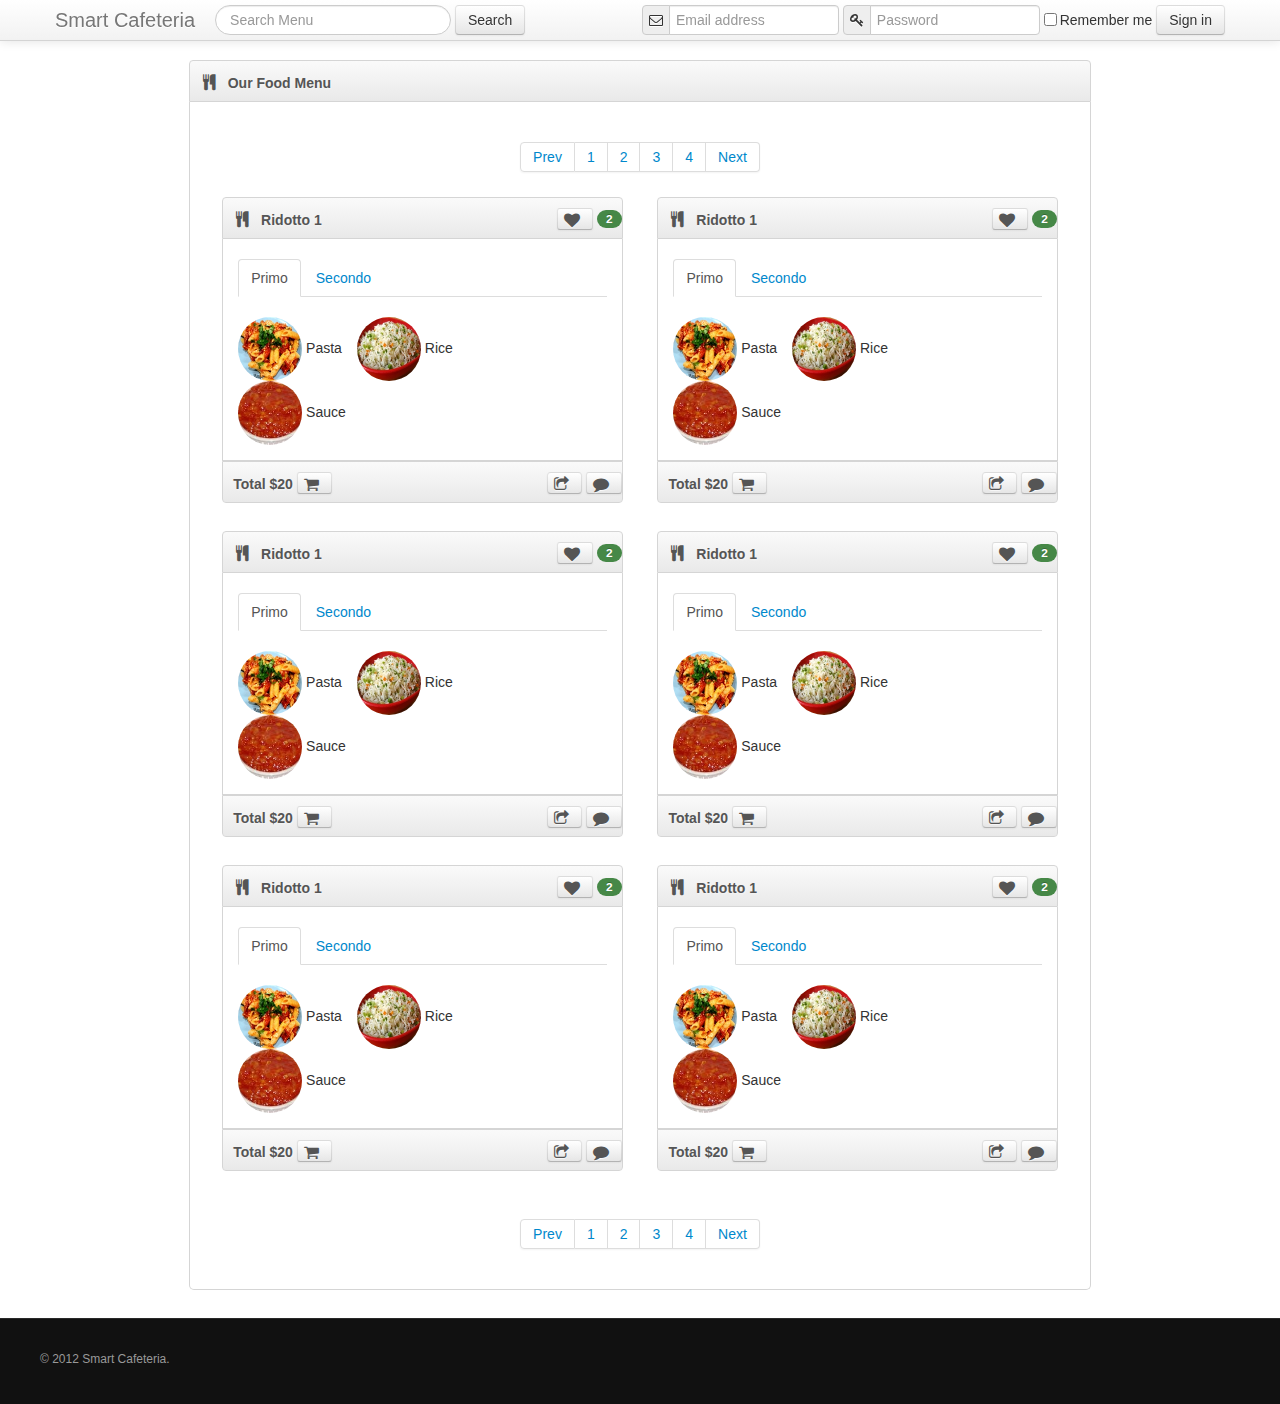
<file: index.html>
<!DOCTYPE html>
<html lang="en">
  <head>
    <meta charset="utf-8">
    <meta http-equiv="X-UA-Compatible" content="IE=Edge,chrome=1">
    <meta name="viewport" content="width=device-width, initial-scale=1.0">
    <title>Smart Cafeteria</title>

    <!-- Le HTML5 shim, for IE6-8 support of HTML elements -->
    <!--[if lt IE 9]>
      <script src="http://html5shim.googlecode.com/svn/trunk/html5.js" type="text/javascript"></script>
    <![endif]-->

    <link href="assets/css/grid.css" rel="stylesheet">
    <link href="assets/css/bootstrap.css" rel="stylesheet">
    <link href="assets/css/bootstrap-responsive.css" rel="stylesheet">
    <link href="assets/css/base-admin.css" rel="stylesheet">
    <link href="assets/css/base-admin-responsive.css" rel="stylesheet">
    <link href="assets/css/dashboard.css" rel="stylesheet">

    <link href="assets/css/application.css" rel="stylesheet">
    <link rel="stylesheet" href="assets/css/font-awesome.min.css">

  </head>
  <body>
    <div class="container-outer">
      <div class="container-inner">
        <div class="sixteen columns">
          <div class="navbar navbar-fixed-top">
            <div class="navbar-inner">
              <div class="container">

                <!-- .btn-navbar is used as the toggle for collapsed navbar content -->
                <a class="btn btn-navbar" data-toggle="collapse" data-target=".nav-collapse">
                  <span class="icon-bar"></span>
                  <span class="icon-bar"></span>
                  <span class="icon-bar"></span>
                </a>

                <!-- Be sure to leave the brand out there if you want it shown -->
                <a class="brand" href="#"><span>Smart Cafeteria</span></a>

                <!-- Everything you want hidden at 940px or less, place within here -->
                <div class="nav-collapse collapse">
                  <form class="navbar-form pull-left form-inline">
                    <input type="text" class="search-query" placeholder="Search Menu">
                    <button type="submit" class="btn">Search</button>
                  </form>
                </div>

                <!-- Everything you want hidden at 940px or less, place within here -->
                <div class="nav-collapse collapse">
                  <form class="navbar-form pull-right form-inline" action="dashboard.html" method="post">
                    <div class="input-prepend">
                      <span class="add-on"><i class="icon-envelope"></i></span>
                      <input class="span2" type="text" placeholder="Email address">
                    </div>
                    <div class="input-prepend">
                      <span class="add-on"><i class="icon-key"></i></span>
                      <input class="span2" type="password" placeholder="Password">
                    </div>
                    <label class="checkbox">
                      <input type="checkbox"> Remember me
                    </label>
                    <button type="submit" class="btn">Sign in</button>
                  </form>
                </div>

              </div>
            </div>
          </div>
        </div>
      </div>
    </div>

    <div class="container-outer">
      <div class="container-inner">
        <div class="sixteen columns">
          <div class="one-one column">
            <div class="widget">

              <div class="widget-header">
                <i class="icon-food"></i>
                <h3>Our Food Menu</h3>
              </div> <!-- /widget-header -->

              <div class="widget-content">

                <div class="one-one column">
                  <div class="pagination pagination-centered">
                    <ul>
                      <li><a href="#">Prev</a></li>
                      <li><a href="#">1</a></li>
                      <li><a href="#">2</a></li>
                      <li><a href="#">3</a></li>
                      <li><a href="#">4</a></li>
                      <li><a href="#">Next</a></li>
                    </ul>
                  </div>
                </div>

                <div class="one-half columns">

                  <!--Body content-->
                  <div class="widget">

                    <div class="widget-header">
                      <i class="icon-food"></i>
                      <h3>Ridotto 1</h3>
                      <div class="pull-right">
                        <a class="btn btn-mini button-icon" href="#"><i class="icon-heart"></i> &nbsp;</a>
                        <span class="badge badge-success">2</span>
                      </div>
                    </div> <!-- /widget-header -->

                    <div class="widget-content has-footer">

                      <div class="tabbable"> <!-- Only required for left/right tabs -->
                        <ul class="nav nav-tabs">
                          <li class="active"><a href="#primo" data-toggle="tab">Primo</a></li>
                          <li><a href="#secondo" data-toggle="tab">Secondo</a></li>
                        </ul>
                        <div class="tab-content">
                          <div class="tab-pane active" id="primo">
                            <div class="food-item has-alternative">
                              <img src="assets/img/food-items/pasta1.jpg" class="img-circle scale-with-grid">
                              <span>Pasta</span>
                            </div>
                            <div class="food-item">
                              <img src="assets/img/food-items/rice2.jpg" class="img-circle scale-with-grid">
                              <span>Rice</span>
                            </div>
                            <div class="food-item">
                              <img src="assets/img/food-items/sauce.jpg" class="img-circle scale-with-grid">
                              <span>Sauce</span>
                            </div>
                          </div>
                          <div class="tab-pane" id="secondo">
                            <div class="food-item has-alternative">
                              <img src="assets/img/food-items/fish1.JPG" class="img-circle scale-with-grid">
                              <span>Fish</span>
                            </div>
                            <div class="food-item">
                              <img src="assets/img/food-items/meat1.JPG" class="img-circle scale-with-grid">
                              <span>Meat</span>
                            </div>
                            <div class="food-item">
                              <img src="assets/img/food-items/vegetable.jpg" class="img-circle scale-with-grid">
                              <span>Vegetable</span>
                            </div>
                          </div>
                        </div>
                      </div>

                    </div> <!-- /widget-content -->

                    <div class="widget-footer">
                      <div class="pull-left order">
                        <h3>Total $20</h3>
                        <a class="btn btn-mini button-icon" href="#"><i class="icon-shopping-cart"></i> &nbsp;</a>
                      </div>
                      <div class="pull-right">
                        <div class="btn-group">
                          <a class="btn btn-mini dropdown-toggle button-icon" data-toggle="dropdown" href="#"><i class="icon-share"></i> &nbsp;</a>
                          <ul class="dropdown-menu">
                            <li><a href="#">Facebook</a></li>
                            <li><a href="#">Twitter</a></li>
                          </ul>
                        </div><!-- /btn-group -->
                        <a class="btn btn-mini button-icon" href="#"><i class="icon-comment"></i> &nbsp;</a>
                      </div>
                    </div> <!-- /widget-header -->
                  </div> <!-- /widget -->
                </div>

                <div class="one-half columns">

                  <!--Body content-->
                  <div class="widget">

                    <div class="widget-header">
                      <i class="icon-food"></i>
                      <h3>Ridotto 1</h3>
                      <div class="pull-right">
                        <a class="btn btn-mini button-icon" href="#"><i class="icon-heart"></i> &nbsp;</a>
                        <span class="badge badge-success">2</span>
                      </div>
                    </div> <!-- /widget-header -->

                    <div class="widget-content has-footer">

                      <div class="tabbable"> <!-- Only required for left/right tabs -->
                        <ul class="nav nav-tabs">
                          <li class="active"><a href="#primo" data-toggle="tab">Primo</a></li>
                          <li><a href="#secondo" data-toggle="tab">Secondo</a></li>
                        </ul>
                        <div class="tab-content">
                          <div class="tab-pane active" id="primo">
                            <div class="food-item has-alternative">
                              <img src="assets/img/food-items/pasta1.jpg" class="img-circle scale-with-grid">
                              <span>Pasta</span>
                            </div>
                            <div class="food-item">
                              <img src="assets/img/food-items/rice2.jpg" class="img-circle scale-with-grid">
                              <span>Rice</span>
                            </div>
                            <div class="food-item">
                              <img src="assets/img/food-items/sauce.jpg" class="img-circle scale-with-grid">
                              <span>Sauce</span>
                            </div>
                          </div>
                          <div class="tab-pane" id="secondo">
                            <div class="food-item has-alternative">
                              <img src="assets/img/food-items/fish1.JPG" class="img-circle scale-with-grid">
                              <span>Fish</span>
                            </div>
                            <div class="food-item">
                              <img src="assets/img/food-items/meat1.JPG" class="img-circle scale-with-grid">
                              <span>Meat</span>
                            </div>
                            <div class="food-item">
                              <img src="assets/img/food-items/vegetable.jpg" class="img-circle scale-with-grid">
                              <span>Vegetable</span>
                            </div>
                          </div>
                        </div>
                      </div>

                    </div> <!-- /widget-content -->

                    <div class="widget-footer">
                      <div class="pull-left order">
                        <h3>Total $20</h3>
                        <a class="btn btn-mini button-icon" href="#"><i class="icon-shopping-cart"></i> &nbsp;</a>
                      </div>
                      <div class="pull-right">
                        <div class="btn-group">
                          <a class="btn btn-mini dropdown-toggle button-icon" data-toggle="dropdown" href="#"><i class="icon-share"></i> &nbsp;</a>
                          <ul class="dropdown-menu">
                            <li><a href="#">Facebook</a></li>
                            <li><a href="#">Twitter</a></li>
                          </ul>
                        </div><!-- /btn-group -->
                        <a class="btn btn-mini button-icon" href="#"><i class="icon-comment"></i> &nbsp;</a>
                      </div>
                    </div> <!-- /widget-header -->
                  </div> <!-- /widget -->
                </div>

                <div class="one-half columns">

                  <!--Body content-->
                  <div class="widget">

                    <div class="widget-header">
                      <i class="icon-food"></i>
                      <h3>Ridotto 1</h3>
                      <div class="pull-right">
                        <a class="btn btn-mini button-icon" href="#"><i class="icon-heart"></i> &nbsp;</a>
                        <span class="badge badge-success">2</span>
                      </div>
                    </div> <!-- /widget-header -->

                    <div class="widget-content has-footer">

                      <div class="tabbable"> <!-- Only required for left/right tabs -->
                        <ul class="nav nav-tabs">
                          <li class="active"><a href="#primo" data-toggle="tab">Primo</a></li>
                          <li><a href="#secondo" data-toggle="tab">Secondo</a></li>
                        </ul>
                        <div class="tab-content">
                          <div class="tab-pane active" id="primo">
                            <div class="food-item has-alternative">
                              <img src="assets/img/food-items/pasta1.jpg" class="img-circle scale-with-grid">
                              <span>Pasta</span>
                            </div>
                            <div class="food-item">
                              <img src="assets/img/food-items/rice2.jpg" class="img-circle scale-with-grid">
                              <span>Rice</span>
                            </div>
                            <div class="food-item">
                              <img src="assets/img/food-items/sauce.jpg" class="img-circle scale-with-grid">
                              <span>Sauce</span>
                            </div>
                          </div>
                          <div class="tab-pane" id="secondo">
                            <div class="food-item has-alternative">
                              <img src="assets/img/food-items/fish1.JPG" class="img-circle scale-with-grid">
                              <span>Fish</span>
                            </div>
                            <div class="food-item">
                              <img src="assets/img/food-items/meat1.JPG" class="img-circle scale-with-grid">
                              <span>Meat</span>
                            </div>
                            <div class="food-item">
                              <img src="assets/img/food-items/vegetable.jpg" class="img-circle scale-with-grid">
                              <span>Vegetable</span>
                            </div>
                          </div>
                        </div>
                      </div>

                    </div> <!-- /widget-content -->

                    <div class="widget-footer">
                      <div class="pull-left order">
                        <h3>Total $20</h3>
                        <a class="btn btn-mini button-icon" href="#"><i class="icon-shopping-cart"></i> &nbsp;</a>
                      </div>
                      <div class="pull-right">
                        <div class="btn-group">
                          <a class="btn btn-mini dropdown-toggle button-icon" data-toggle="dropdown" href="#"><i class="icon-share"></i> &nbsp;</a>
                          <ul class="dropdown-menu">
                            <li><a href="#">Facebook</a></li>
                            <li><a href="#">Twitter</a></li>
                          </ul>
                        </div><!-- /btn-group -->
                        <a class="btn btn-mini button-icon" href="#"><i class="icon-comment"></i> &nbsp;</a>
                      </div>
                    </div> <!-- /widget-header -->
                  </div> <!-- /widget -->
                </div>

                <div class="one-half columns">

                  <!--Body content-->
                  <div class="widget">

                    <div class="widget-header">
                      <i class="icon-food"></i>
                      <h3>Ridotto 1</h3>
                      <div class="pull-right">
                        <a class="btn btn-mini button-icon" href="#"><i class="icon-heart"></i> &nbsp;</a>
                        <span class="badge badge-success">2</span>
                      </div>
                    </div> <!-- /widget-header -->

                    <div class="widget-content has-footer">

                      <div class="tabbable"> <!-- Only required for left/right tabs -->
                        <ul class="nav nav-tabs">
                          <li class="active"><a href="#primo" data-toggle="tab">Primo</a></li>
                          <li><a href="#secondo" data-toggle="tab">Secondo</a></li>
                        </ul>
                        <div class="tab-content">
                          <div class="tab-pane active" id="primo">
                            <div class="food-item has-alternative">
                              <img src="assets/img/food-items/pasta1.jpg" class="img-circle scale-with-grid">
                              <span>Pasta</span>
                            </div>
                            <div class="food-item">
                              <img src="assets/img/food-items/rice2.jpg" class="img-circle scale-with-grid">
                              <span>Rice</span>
                            </div>
                            <div class="food-item">
                              <img src="assets/img/food-items/sauce.jpg" class="img-circle scale-with-grid">
                              <span>Sauce</span>
                            </div>
                          </div>
                          <div class="tab-pane" id="secondo">
                            <div class="food-item has-alternative">
                              <img src="assets/img/food-items/fish1.JPG" class="img-circle scale-with-grid">
                              <span>Fish</span>
                            </div>
                            <div class="food-item">
                              <img src="assets/img/food-items/meat1.JPG" class="img-circle scale-with-grid">
                              <span>Meat</span>
                            </div>
                            <div class="food-item">
                              <img src="assets/img/food-items/vegetable.jpg" class="img-circle scale-with-grid">
                              <span>Vegetable</span>
                            </div>
                          </div>
                        </div>
                      </div>

                    </div> <!-- /widget-content -->

                    <div class="widget-footer">
                      <div class="pull-left order">
                        <h3>Total $20</h3>
                        <a class="btn btn-mini button-icon" href="#"><i class="icon-shopping-cart"></i> &nbsp;</a>
                      </div>
                      <div class="pull-right">
                        <div class="btn-group">
                          <a class="btn btn-mini dropdown-toggle button-icon" data-toggle="dropdown" href="#"><i class="icon-share"></i> &nbsp;</a>
                          <ul class="dropdown-menu">
                            <li><a href="#">Facebook</a></li>
                            <li><a href="#">Twitter</a></li>
                          </ul>
                        </div><!-- /btn-group -->
                        <a class="btn btn-mini button-icon" href="#"><i class="icon-comment"></i> &nbsp;</a>
                      </div>
                    </div> <!-- /widget-header -->
                  </div> <!-- /widget -->
                </div>

                <div class="one-half columns">

                  <!--Body content-->
                  <div class="widget">

                    <div class="widget-header">
                      <i class="icon-food"></i>
                      <h3>Ridotto 1</h3>
                      <div class="pull-right">
                        <a class="btn btn-mini button-icon" href="#"><i class="icon-heart"></i> &nbsp;</a>
                        <span class="badge badge-success">2</span>
                      </div>
                    </div> <!-- /widget-header -->

                    <div class="widget-content has-footer">

                      <div class="tabbable"> <!-- Only required for left/right tabs -->
                        <ul class="nav nav-tabs">
                          <li class="active"><a href="#primo" data-toggle="tab">Primo</a></li>
                          <li><a href="#secondo" data-toggle="tab">Secondo</a></li>
                        </ul>
                        <div class="tab-content">
                          <div class="tab-pane active" id="primo">
                            <div class="food-item has-alternative">
                              <img src="assets/img/food-items/pasta1.jpg" class="img-circle scale-with-grid">
                              <span>Pasta</span>
                            </div>
                            <div class="food-item">
                              <img src="assets/img/food-items/rice2.jpg" class="img-circle scale-with-grid">
                              <span>Rice</span>
                            </div>
                            <div class="food-item">
                              <img src="assets/img/food-items/sauce.jpg" class="img-circle scale-with-grid">
                              <span>Sauce</span>
                            </div>
                          </div>
                          <div class="tab-pane" id="secondo">
                            <div class="food-item has-alternative">
                              <img src="assets/img/food-items/fish1.JPG" class="img-circle scale-with-grid">
                              <span>Fish</span>
                            </div>
                            <div class="food-item">
                              <img src="assets/img/food-items/meat1.JPG" class="img-circle scale-with-grid">
                              <span>Meat</span>
                            </div>
                            <div class="food-item">
                              <img src="assets/img/food-items/vegetable.jpg" class="img-circle scale-with-grid">
                              <span>Vegetable</span>
                            </div>
                          </div>
                        </div>
                      </div>

                    </div> <!-- /widget-content -->

                    <div class="widget-footer">
                      <div class="pull-left order">
                        <h3>Total $20</h3>
                        <a class="btn btn-mini button-icon" href="#"><i class="icon-shopping-cart"></i> &nbsp;</a>
                      </div>
                      <div class="pull-right">
                        <div class="btn-group">
                          <a class="btn btn-mini dropdown-toggle button-icon" data-toggle="dropdown" href="#"><i class="icon-share"></i> &nbsp;</a>
                          <ul class="dropdown-menu">
                            <li><a href="#">Facebook</a></li>
                            <li><a href="#">Twitter</a></li>
                          </ul>
                        </div><!-- /btn-group -->
                        <a class="btn btn-mini button-icon" href="#"><i class="icon-comment"></i> &nbsp;</a>
                      </div>
                    </div> <!-- /widget-header -->
                  </div> <!-- /widget -->
                </div>

                <div class="one-half columns">

                  <!--Body content-->
                  <div class="widget">

                    <div class="widget-header">
                      <i class="icon-food"></i>
                      <h3>Ridotto 1</h3>
                      <div class="pull-right">
                        <a class="btn btn-mini button-icon" href="#"><i class="icon-heart"></i> &nbsp;</a>
                        <span class="badge badge-success">2</span>
                      </div>
                    </div> <!-- /widget-header -->

                    <div class="widget-content has-footer">

                      <div class="tabbable"> <!-- Only required for left/right tabs -->
                        <ul class="nav nav-tabs">
                          <li class="active"><a href="#primo" data-toggle="tab">Primo</a></li>
                          <li><a href="#secondo" data-toggle="tab">Secondo</a></li>
                        </ul>
                        <div class="tab-content">
                          <div class="tab-pane active" id="primo">
                            <div class="food-item has-alternative">
                              <img src="assets/img/food-items/pasta1.jpg" class="img-circle scale-with-grid">
                              <span>Pasta</span>
                            </div>
                            <div class="food-item">
                              <img src="assets/img/food-items/rice2.jpg" class="img-circle scale-with-grid">
                              <span>Rice</span>
                            </div>
                            <div class="food-item">
                              <img src="assets/img/food-items/sauce.jpg" class="img-circle scale-with-grid">
                              <span>Sauce</span>
                            </div>
                          </div>
                          <div class="tab-pane" id="secondo">
                            <div class="food-item has-alternative">
                              <img src="assets/img/food-items/fish1.JPG" class="img-circle scale-with-grid">
                              <span>Fish</span>
                            </div>
                            <div class="food-item">
                              <img src="assets/img/food-items/meat1.JPG" class="img-circle scale-with-grid">
                              <span>Meat</span>
                            </div>
                            <div class="food-item">
                              <img src="assets/img/food-items/vegetable.jpg" class="img-circle scale-with-grid">
                              <span>Vegetable</span>
                            </div>
                          </div>
                        </div>
                      </div>

                    </div> <!-- /widget-content -->

                    <div class="widget-footer">
                      <div class="pull-left order">
                        <h3>Total $20</h3>
                        <a class="btn btn-mini button-icon" href="#"><i class="icon-shopping-cart"></i> &nbsp;</a>
                      </div>
                      <div class="pull-right">
                        <div class="btn-group">
                          <a class="btn btn-mini dropdown-toggle button-icon" data-toggle="dropdown" href="#"><i class="icon-share"></i> &nbsp;</a>
                          <ul class="dropdown-menu">
                            <li><a href="#">Facebook</a></li>
                            <li><a href="#">Twitter</a></li>
                          </ul>
                        </div><!-- /btn-group -->
                        <a class="btn btn-mini button-icon" href="#"><i class="icon-comment"></i> &nbsp;</a>
                      </div>
                    </div> <!-- /widget-header -->
                  </div> <!-- /widget -->
                </div>

                <div class="one-one column">
                  <div class="pagination pagination-centered">
                    <ul>
                      <li><a href="#">Prev</a></li>
                      <li><a href="#">1</a></li>
                      <li><a href="#">2</a></li>
                      <li><a href="#">3</a></li>
                      <li><a href="#">4</a></li>
                      <li><a href="#">Next</a></li>
                    </ul>
                  </div>
                </div>
              </div> <!-- /widget-content -->

            </div> <!-- /widget -->
          </div>
        </div>
      </div>
    </div>

    <div class="footer">

      <div class="footer-inner">

        <div class="container">

          <div class="row">

            <div class="span12">
              &copy; 2012 <a href="#">Smart Cafeteria</a>.
            </div> <!-- /span12 -->

          </div> <!-- /row -->

        </div> <!-- /container -->

      </div> <!-- /footer-inner -->

    </div> <!-- /footer -->

    <script src="assets/js/jquery.js"></script>
    <script src="assets/js/excanvas.min.js"></script>

    <script src="assets/js/bootstrap-transition.js"></script>
    <script src="assets/js/bootstrap-alert.js"></script>
    <script src="assets/js/bootstrap-modal.js"></script>
    <script src="assets/js/bootstrap-dropdown.js"></script>
    <script src="assets/js/bootstrap-scrollspy.js"></script>
    <script src="assets/js/bootstrap-tab.js"></script>
    <script src="assets/js/bootstrap-tooltip.js"></script>
    <script src="assets/js/bootstrap-popover.js"></script>
    <script src="assets/js/bootstrap-button.js"></script>
    <script src="assets/js/bootstrap-collapse.js"></script>
    <script src="assets/js/bootstrap-carousel.js"></script>
    <script src="assets/js/bootstrap-typeahead.js"></script>
  </body>
</html>
</file>
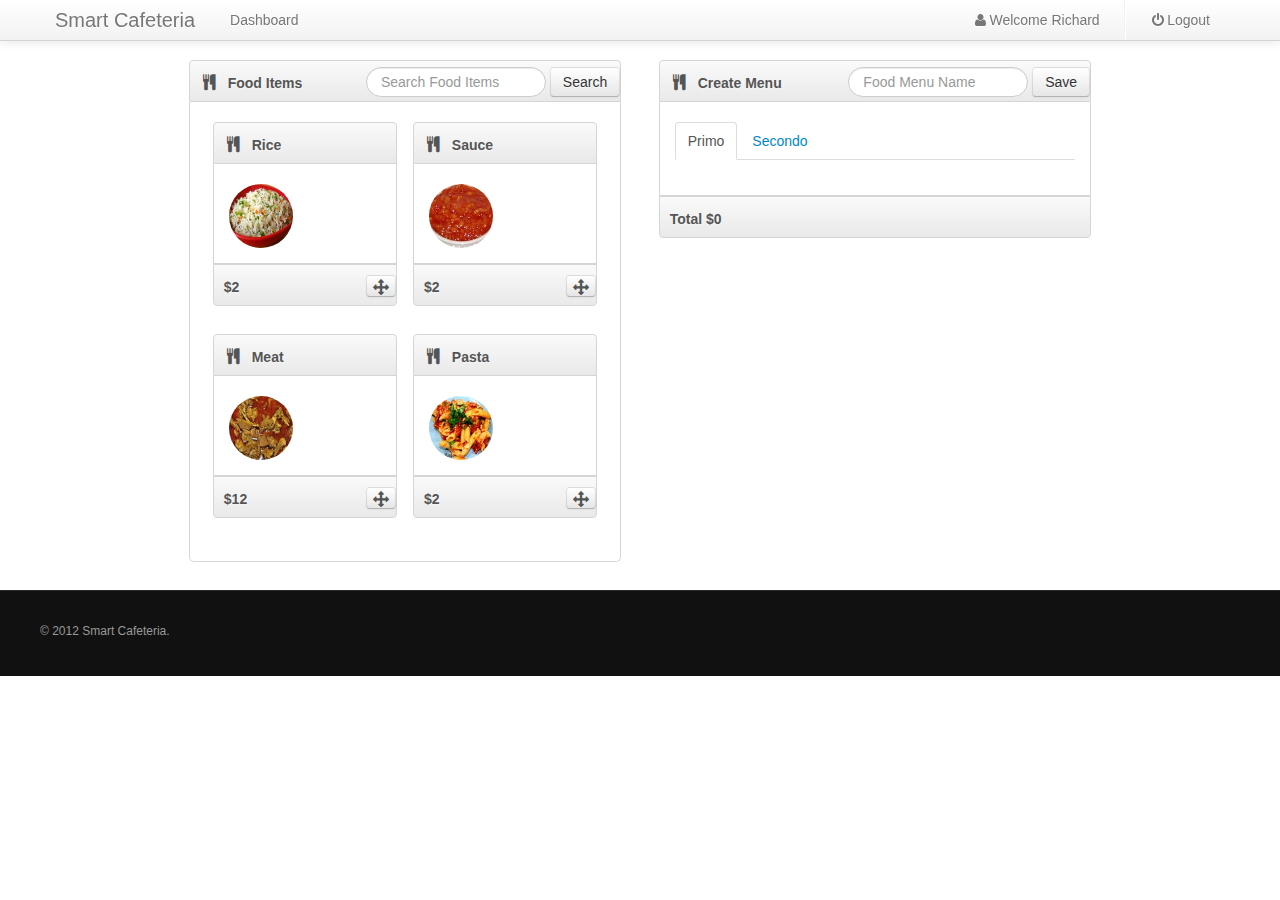
<file: create-menu.html>
<!DOCTYPE html>
<html lang="en">
  <head>
    <meta charset="utf-8">
    <meta http-equiv="X-UA-Compatible" content="IE=Edge,chrome=1">
    <meta name="viewport" content="width=device-width, initial-scale=1.0">
    <title>Smart Cafeteria</title>

    <!-- Le HTML5 shim, for IE6-8 support of HTML elements -->
    <!--[if lt IE 9]>
      <script src="http://html5shim.googlecode.com/svn/trunk/html5.js" type="text/javascript"></script>
    <![endif]-->

    <link href="assets/css/grid.css" rel="stylesheet">
    <link href="assets/css/bootstrap.css" rel="stylesheet">
    <link href="assets/css/bootstrap-responsive.css" rel="stylesheet">
    <link href="assets/css/base-admin.css" rel="stylesheet">
    <link href="assets/css/base-admin-responsive.css" rel="stylesheet">
    <link href="assets/css/dashboard.css" rel="stylesheet">

    <link href="assets/css/application.css" rel="stylesheet">
    <link rel="stylesheet" href="assets/css/font-awesome.min.css">

  </head>
  <body>
    <div class="container-outer">
      <div class="container-inner">
        <div class="sixteen columns">
          <div class="navbar navbar-fixed-top">
            <div class="navbar-inner">
              <div class="container">

                <!-- .btn-navbar is used as the toggle for collapsed navbar content -->
                <a class="btn btn-navbar" data-toggle="collapse" data-target=".nav-collapse">
                  <span class="icon-bar"></span>
                  <span class="icon-bar"></span>
                  <span class="icon-bar"></span>
                </a>

                <!-- Be sure to leave the brand out there if you want it shown -->
                <a class="brand" href="#"><span>Smart Cafeteria</span></a>
                <ul class="nav">
                  <li class=""><a href="dashboard.html">Dashboard</a></li>
                </ul>
                <!-- Everything you want hidden at 940px or less, place within here -->
                <div class="nav-collapse collapse">
                  <ul class="nav pull-right">
                    <li><a href="#"><i class="icon-user"></i>Welcome Richard</a></li>
                    <li class="divider-vertical"></li>
                    <li><a href="login.html"><i class="icon-off"></i>Logout</a></li>
                  </ul>
                </div>

              </div>
            </div>
          </div>
        </div>
      </div>
    </div>

    <div class="container-outer">
      <div class="container-inner">
        <div class="sixteen columns">
          <div class="one-half columns">
            <div class="widget">

              <div class="widget-header">
                <i class="icon-food"></i>
                <h3>Food Items</h3>
                <form class="pull-right form-inline">
                  <input type="text" class="search-query input-medium" placeholder="Search Food Items">
                  <button type="submit" class="btn">Search</button>
                </form>
              </div> <!-- /widget-header -->

              <div id="food-items" class="widget-content">
                <div class="one-half columns food-item">
                  <div class="widget">
                    <div class="widget-header">
                      <i class="icon-food"></i>
                      <h3>Rice</h3>
                    </div> <!-- /widget-header -->

                    <div class="widget-content has-footer">
                      <img src="assets/img/food-items/rice2.jpg" width="64px" height="64px" class="img-circle">
                    </div> <!-- /widget-content -->
                    <div class="widget-footer">
                      <div class="pull-left">
                        <h3 class="price">$<span>2</span></h3>
                      </div>
                      <div class="pull-right">
                        <a class="hidden btn btn-mini button-icon remove" href="#"><i class="icon-trash"></i></a>
                        <div class="btn-group">
                          <a class="btn btn-mini dropdown-toggle button-icon" data-toggle="dropdown" href="#"><i class="icon-move"></i></a>
                          <ul class="dropdown-menu add-to">
                            <li><a href="#primo">Primo</a></li>
                            <li><a href="#secondo">Secondo</a></li>
                          </ul>
                        </div><!-- /btn-group -->
                      </div>
                    </div> <!-- /widget-footer -->
                  </div> <!-- /widget -->
                </div>
                <div class="one-half columns food-item">
                  <div class="widget">
                    <div class="widget-header">
                      <i class="icon-food"></i>
                      <h3>Sauce</h3>
                    </div> <!-- /widget-header -->

                    <div class="widget-content has-footer">
                      <img src="assets/img/food-items/sauce.jpg" width="64px" height="64px" class="img-circle">
                    </div> <!-- /widget-content -->

                    <div class="widget-footer">
                      <div class="pull-left">
                        <h3 class="price">$<span>2</span></h3>
                      </div>
                      <div class="pull-right">
                        <a class="hidden btn btn-mini button-icon remove" href="#"><i class="icon-trash"></i></a>
                        <div class="btn-group">
                          <a class="btn btn-mini dropdown-toggle button-icon" data-toggle="dropdown" href="#"><i class="icon-move"></i></a>
                          <ul class="dropdown-menu add-to">
                            <li><a href="#primo">Primo</a></li>
                            <li><a href="#secondo">Secondo</a></li>
                          </ul>
                        </div><!-- /btn-group -->
                      </div>
                    </div> <!-- /widget-footer -->
                  </div> <!-- /widget -->
                </div>

                <div class="one-half columns food-item">
                  <div class="widget">
                    <div class="widget-header">
                      <i class="icon-food"></i>
                      <h3>Meat</h3>
                    </div> <!-- /widget-header -->

                    <div class="widget-content has-footer">
                      <img src="assets/img/food-items/meat1.JPG" width="64px" height="64px" class="img-circle">
                    </div> <!-- /widget-content -->
                    <div class="widget-footer">
                      <div class="pull-left">
                        <h3 class="price">$<span>12</span></h3>
                      </div>
                      <div class="pull-right">
                        <a class="hidden btn btn-mini button-icon remove" href="#"><i class="icon-trash"></i></a>
                        <div class="btn-group">
                          <a class="btn btn-mini dropdown-toggle button-icon" data-toggle="dropdown" href="#"><i class="icon-move"></i></a>
                          <ul class="dropdown-menu add-to">
                            <li><a href="#primo">Primo</a></li>
                            <li><a href="#secondo">Secondo</a></li>
                          </ul>
                        </div><!-- /btn-group -->
                      </div>
                    </div> <!-- /widget-footer -->
                  </div> <!-- /widget -->
                </div>
                <div class="one-half columns food-item">
                  <div class="widget">
                    <div class="widget-header">
                      <i class="icon-food"></i>
                      <h3>Pasta</h3>
                    </div> <!-- /widget-header -->

                    <div class="widget-content has-footer">
                      <img src="assets/img/food-items/pasta1.jpg" width="64px" height="64px" class="img-circle">
                    </div> <!-- /widget-content -->

                    <div class="widget-footer">
                      <div class="pull-left">
                        <h3 class="price">$<span>2</span></h3>
                      </div>
                      <div class="pull-right">
                        <a class="hidden btn btn-mini button-icon remove" href="#"><i class="icon-trash"></i></a>
                        <div class="btn-group">
                          <a class="btn btn-mini dropdown-toggle button-icon" data-toggle="dropdown" href="#"><i class="icon-move"></i></a>
                          <ul class="dropdown-menu add-to">
                            <li><a href="#primo">Primo</a></li>
                            <li><a href="#secondo">Secondo</a></li>
                          </ul>
                        </div><!-- /btn-group -->
                      </div>
                    </div> <!-- /widget-footer -->
                  </div> <!-- /widget -->
                </div>
              </div> <!-- /widget-content -->

            </div> <!-- /widget -->
          </div>

          <div class="one-half columns">
            <div id="new-food-menu" class="widget">

              <div class="widget-header">
                <i class="icon-food"></i>
                <h3>Create Menu</h3>
                <form class="pull-right form-inline">
                  <input type="text" class="search-query input-medium" placeholder="Food Menu Name">
                  <button type="submit" class="btn">Save</button>
                </form>
              </div> <!-- /widget-header -->

              <div class="widget-content has-footer">
                <div id="added-food-items" class="tabbable"> <!-- Only required for left/right tabs -->
                  <ul class="nav nav-tabs">
                    <li class="active"><a href="#primo" data-toggle="tab" id="primo-tab-anchor">Primo</a></li>
                    <li><a href="#secondo" data-toggle="tab" id="secondo-tab-anchor">Secondo</a></li>
                  </ul>
                  <div class="tab-content">
                    <div class="tab-pane active" id="primo">
                      <div id="added-food-items">

                      </div>
                    </div>
                    <div class="tab-pane" id="secondo">
                      <div id="added-food-items">

                      </div>
                    </div>
                  </div>
                </div>
              </div> <!-- /widget-content -->
              <div class="widget-footer">
                <div class="pull-left">
                  <h3 class="total-price">Total $<span>0</span></h3>
                </div>
              </div> <!-- /widget-footer -->
            </div> <!-- /widget -->
          </div>
        </div>
      </div>
    </div>

    <div class="footer">

      <div class="footer-inner">

        <div class="container">

          <div class="row">

            <div class="span12">
              &copy; 2012 <a href="#">Smart Cafeteria</a>.
            </div> <!-- /span12 -->

          </div> <!-- /row -->

        </div> <!-- /container -->

      </div> <!-- /footer-inner -->

    </div> <!-- /footer -->

    <script src="assets/js/jquery.js"></script>
    <script src="assets/js/excanvas.min.js"></script>

    <script src="assets/js/bootstrap-transition.js"></script>
    <script src="assets/js/bootstrap-alert.js"></script>
    <script src="assets/js/bootstrap-modal.js"></script>
    <script src="assets/js/bootstrap-dropdown.js"></script>
    <script src="assets/js/bootstrap-scrollspy.js"></script>
    <script src="assets/js/bootstrap-tab.js"></script>
    <script src="assets/js/bootstrap-tooltip.js"></script>
    <script src="assets/js/bootstrap-popover.js"></script>
    <script src="assets/js/bootstrap-button.js"></script>
    <script src="assets/js/bootstrap-collapse.js"></script>
    <script src="assets/js/bootstrap-carousel.js"></script>
    <script src="assets/js/bootstrap-typeahead.js"></script>

    <script type="text/javascript">
      $(function(){
        $("ul.add-to > li > a").click(function(){
          var $me = $(this);
          var $food_item = $me.closest('.food-item');
          $food_item.find('a.remove').removeClass('hidden');
          $food_item.find('a.remove').click(function(){
            var $me = $(this);
            var $food_item = $me.closest('.food-item');
            $food_item.find('a.remove').addClass('hidden');
            $("#food-items").append($food_item);

            var total_price = 0;
            $('#added-food-items').find('.price > span').each(function( index ) {
              total_price = total_price + parseFloat($(this).text());
            });
            $('#new-food-menu').find('.widget-footer').find('.total-price').find('span').text(total_price);
          });
          var $container_add_to = $($me.attr('href'));
          $container_add_to.append($food_item);
          $($me.attr('href')+'-tab-anchor').click();

          var total_price = 0;
          $('#added-food-items').find('.price > span').each(function( index ) {
            total_price = total_price + parseFloat($(this).text());
          });
          $('#new-food-menu').find('.widget-footer').find('.total-price').find('span').text(total_price);
        });
      });
    </script>
  </body>
</html>
</file>
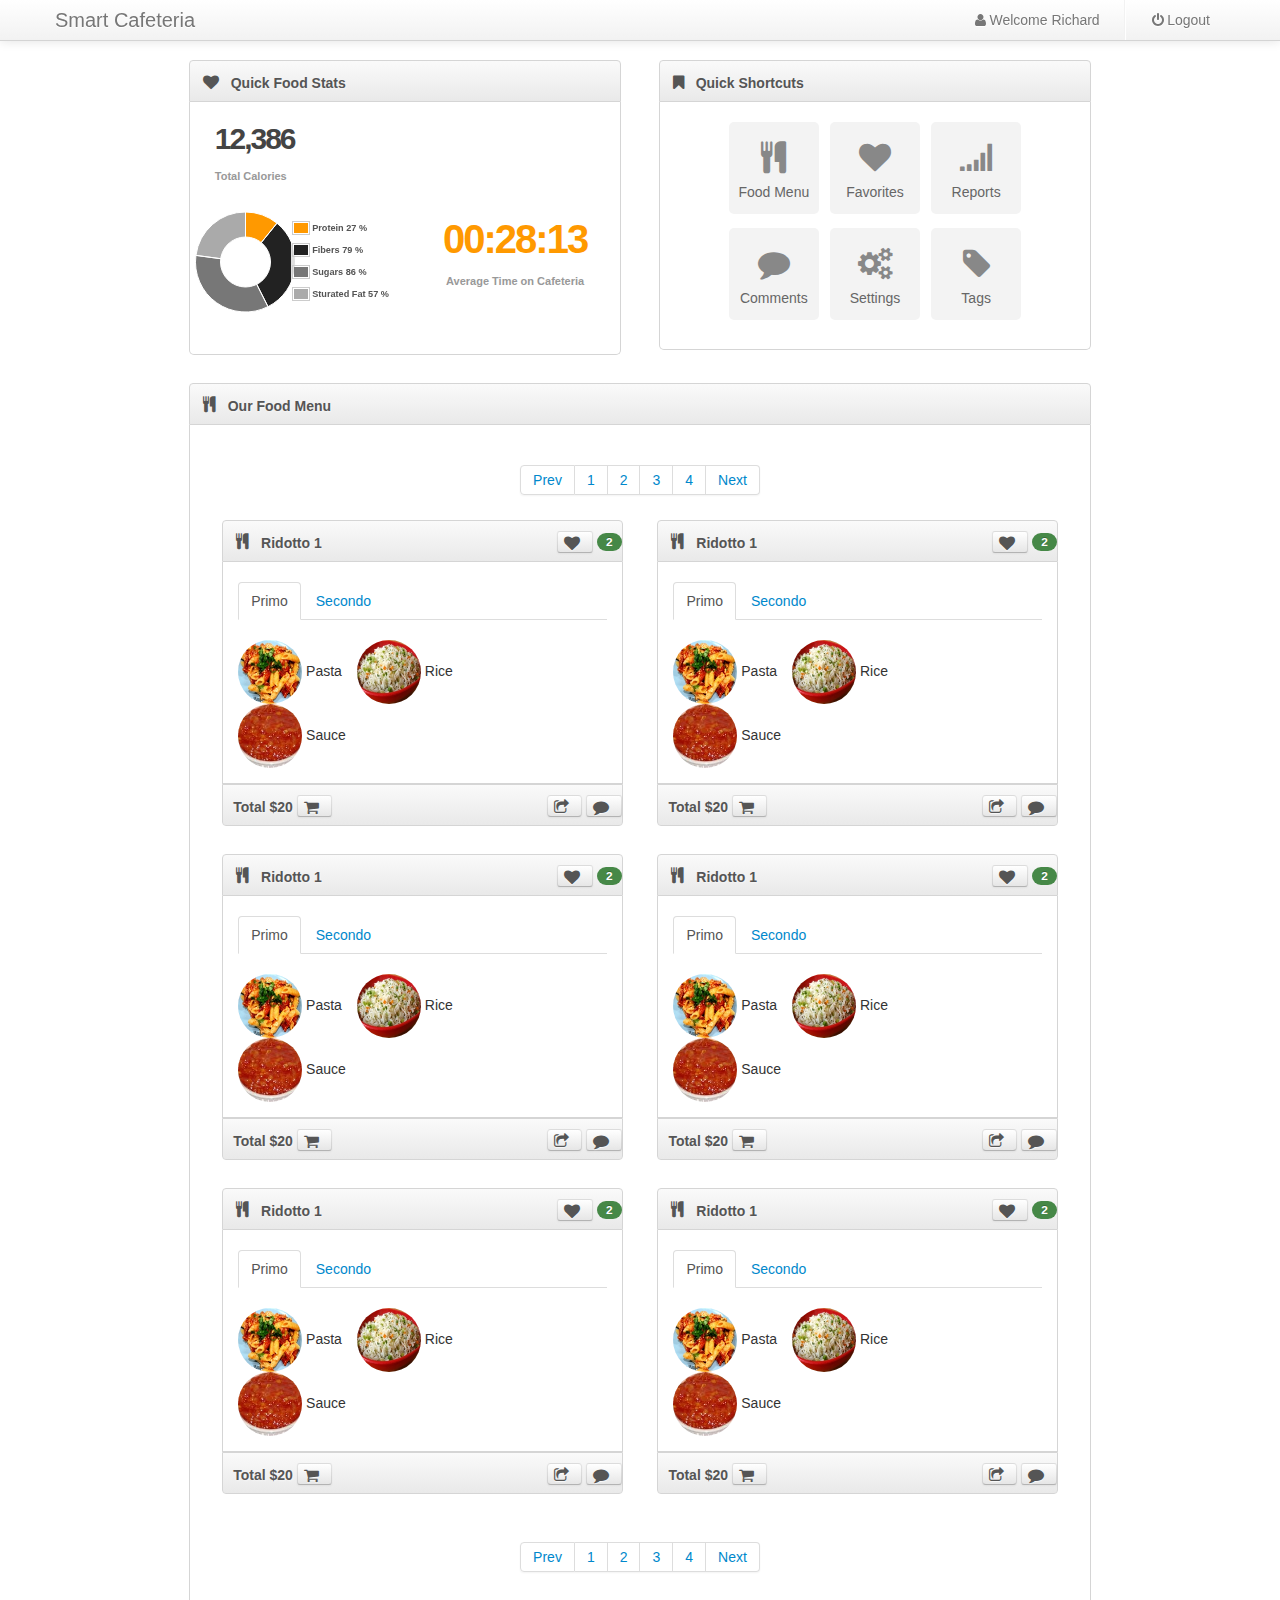
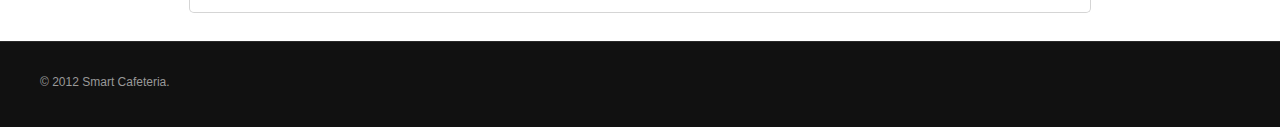
<file: dashboard.html>
<!DOCTYPE html>
<html lang="en">
  <head>
    <meta charset="utf-8">
    <meta http-equiv="X-UA-Compatible" content="IE=Edge,chrome=1">
    <meta name="viewport" content="width=device-width, initial-scale=1.0">
    <title>Smart Cafeteria</title>

    <!-- Le HTML5 shim, for IE6-8 support of HTML elements -->
    <!--[if lt IE 9]>
      <script src="http://html5shim.googlecode.com/svn/trunk/html5.js" type="text/javascript"></script>
    <![endif]-->

    <link href="assets/css/grid.css" rel="stylesheet">
    <link href="assets/css/bootstrap.css" rel="stylesheet">
    <link href="assets/css/bootstrap-responsive.css" rel="stylesheet">
    <link href="assets/css/base-admin.css" rel="stylesheet">
    <link href="assets/css/base-admin-responsive.css" rel="stylesheet">
    <link href="assets/css/dashboard.css" rel="stylesheet">

    <link href="assets/css/application.css" rel="stylesheet">
    <link rel="stylesheet" href="assets/css/font-awesome.min.css">

  </head>
  <body>
    <div class="container-outer">
      <div class="container-inner">
        <div class="sixteen columns">
          <div class="navbar navbar-fixed-top">
            <div class="navbar-inner">
              <div class="container">

                <!-- .btn-navbar is used as the toggle for collapsed navbar content -->
                <a class="btn btn-navbar" data-toggle="collapse" data-target=".nav-collapse">
                  <span class="icon-bar"></span>
                  <span class="icon-bar"></span>
                  <span class="icon-bar"></span>
                </a>

                <!-- Be sure to leave the brand out there if you want it shown -->
                <a class="brand" href="#"><span>Smart Cafeteria</span></a>

                <!-- Everything you want hidden at 940px or less, place within here -->
                <div class="nav-collapse collapse">
                  <ul class="nav pull-right">
                    <li><a href="#"><i class="icon-user"></i>Welcome Richard</a></li>
                    <li class="divider-vertical"></li>
                    <li><a href="login.html"><i class="icon-off"></i>Logout</a></li>
                  </ul>
                </div>

              </div>
            </div>
          </div>
        </div>
      </div>
    </div>

    <div class="container-outer">
      <div class="container-inner">
        <div class="sixteen columns">
          <div class="one-half columns">
            <div class="widget">

              <div class="widget-header">
                <i class="icon-heart"></i>
                <h3>Quick Food Stats</h3>
              </div> <!-- /widget-header -->

              <div class="widget-content">

                <div class="stats">

                  <div class="stat">
                    <span class="stat-value">12,386</span>
                    Total Calories
                  </div> <!-- /stat -->

                </div> <!-- /stats -->


                <div id="chart-stats" class="stats">

                  <div class="stat stat-chart">
                    <div id="donut-chart" class="chart-holder"></div> <!-- #donut -->
                  </div> <!-- /substat -->

                  <div class="stat stat-time">
                    <span class="stat-value">00:28:13</span>
                    Average Time on Cafeteria
                  </div> <!-- /substat -->

                </div> <!-- /substats -->

              </div> <!-- /widget-content -->

            </div> <!-- /widget -->
          </div>

          <div class="one-half columns">
            <!--Body content-->
            <div class="widget">

              <div class="widget-header">
                <i class="icon-bookmark"></i>
                <h3>Quick Shortcuts</h3>
              </div> <!-- /widget-header -->

              <div class="widget-content">

                <div class="shortcuts">
                  <a href="food-menu.html" class="shortcut">
                    <i class="shortcut-icon icon-food"></i>
                    <span class="shortcut-label">Food Menu</span>
                  </a>

                  <a href="javascript:;" class="shortcut">
                    <i class="shortcut-icon icon-heart"></i>
                    <span class="shortcut-label">Favorites</span>
                  </a>

                  <a href="report.html" class="shortcut">
                    <i class="shortcut-icon icon-signal"></i>
                    <span class="shortcut-label">Reports</span>
                  </a>

                  <a href="javascript:;" class="shortcut">
                    <i class="shortcut-icon icon-comment"></i>
                    <span class="shortcut-label">Comments</span>
                  </a>

                  <a href="javascript:;" class="shortcut">
                    <i class="shortcut-icon icon-cogs"></i>
                    <span class="shortcut-label">Settings</span>
                  </a>

                  <a href="javascript:;" class="shortcut">
                    <i class="shortcut-icon icon-tag"></i>
                    <span class="shortcut-label">Tags</span>
                  </a>
                </div> <!-- /shortcuts -->

              </div> <!-- /widget-content -->

            </div> <!-- /widget -->
          </div>

          <div class="one-one columns">
            <div class="widget">

              <div class="widget-header">
                <i class="icon-food"></i>
                <h3>Our Food Menu</h3>
              </div> <!-- /widget-header -->

              <div class="widget-content">

                <div class="one-one column">
                  <div class="pagination pagination-centered">
                    <ul>
                      <li><a href="#">Prev</a></li>
                      <li><a href="#">1</a></li>
                      <li><a href="#">2</a></li>
                      <li><a href="#">3</a></li>
                      <li><a href="#">4</a></li>
                      <li><a href="#">Next</a></li>
                    </ul>
                  </div>
                </div>

                <div class="one-half columns">

                  <!--Body content-->
                  <div class="widget">

                    <div class="widget-header">
                      <i class="icon-food"></i>
                      <h3>Ridotto 1</h3>
                      <div class="pull-right">
                        <a class="btn btn-mini button-icon" href="#"><i class="icon-heart"></i> &nbsp;</a>
                        <span class="badge badge-success">2</span>
                      </div>
                    </div> <!-- /widget-header -->

                    <div class="widget-content has-footer">

                      <div class="tabbable"> <!-- Only required for left/right tabs -->
                        <ul class="nav nav-tabs">
                          <li class="active"><a href="#primo" data-toggle="tab">Primo</a></li>
                          <li><a href="#secondo" data-toggle="tab">Secondo</a></li>
                        </ul>
                        <div class="tab-content">
                          <div class="tab-pane active" id="primo">
                            <div class="food-item has-alternative">
                              <img src="assets/img/food-items/pasta1.jpg" class="img-circle scale-with-grid">
                              <span>Pasta</span>
                            </div>
                            <div class="food-item">
                              <img src="assets/img/food-items/rice2.jpg" class="img-circle scale-with-grid">
                              <span>Rice</span>
                            </div>
                            <div class="food-item">
                              <img src="assets/img/food-items/sauce.jpg" class="img-circle scale-with-grid">
                              <span>Sauce</span>
                            </div>
                          </div>
                          <div class="tab-pane" id="secondo">
                            <div class="food-item has-alternative">
                              <img src="assets/img/food-items/fish1.JPG" class="img-circle scale-with-grid">
                              <span>Fish</span>
                            </div>
                            <div class="food-item">
                              <img src="assets/img/food-items/meat1.JPG" class="img-circle scale-with-grid">
                              <span>Meat</span>
                            </div>
                            <div class="food-item">
                              <img src="assets/img/food-items/vegetable.jpg" class="img-circle scale-with-grid">
                              <span>Vegetable</span>
                            </div>
                          </div>
                        </div>
                      </div>

                    </div> <!-- /widget-content -->

                    <div class="widget-footer">
                      <div class="pull-left order">
                        <h3>Total $20</h3>
                        <a class="btn btn-mini button-icon" href="#"><i class="icon-shopping-cart"></i> &nbsp;</a>
                      </div>
                      <div class="pull-right">
                        <div class="btn-group">
                          <a class="btn btn-mini dropdown-toggle button-icon" data-toggle="dropdown" href="#"><i class="icon-share"></i> &nbsp;</a>
                          <ul class="dropdown-menu">
                            <li><a href="#">Facebook</a></li>
                            <li><a href="#">Twitter</a></li>
                          </ul>
                        </div><!-- /btn-group -->
                        <a class="btn btn-mini button-icon" href="#"><i class="icon-comment"></i> &nbsp;</a>
                      </div>
                    </div> <!-- /widget-header -->
                  </div> <!-- /widget -->
                </div>

                <div class="one-half columns">

                  <!--Body content-->
                  <div class="widget">

                    <div class="widget-header">
                      <i class="icon-food"></i>
                      <h3>Ridotto 1</h3>
                      <div class="pull-right">
                        <a class="btn btn-mini button-icon" href="#"><i class="icon-heart"></i> &nbsp;</a>
                        <span class="badge badge-success">2</span>
                      </div>
                    </div> <!-- /widget-header -->

                    <div class="widget-content has-footer">

                      <div class="tabbable"> <!-- Only required for left/right tabs -->
                        <ul class="nav nav-tabs">
                          <li class="active"><a href="#primo" data-toggle="tab">Primo</a></li>
                          <li><a href="#secondo" data-toggle="tab">Secondo</a></li>
                        </ul>
                        <div class="tab-content">
                          <div class="tab-pane active" id="primo">
                            <div class="food-item has-alternative">
                              <img src="assets/img/food-items/pasta1.jpg" class="img-circle scale-with-grid">
                              <span>Pasta</span>
                            </div>
                            <div class="food-item">
                              <img src="assets/img/food-items/rice2.jpg" class="img-circle scale-with-grid">
                              <span>Rice</span>
                            </div>
                            <div class="food-item">
                              <img src="assets/img/food-items/sauce.jpg" class="img-circle scale-with-grid">
                              <span>Sauce</span>
                            </div>
                          </div>
                          <div class="tab-pane" id="secondo">
                            <div class="food-item has-alternative">
                              <img src="assets/img/food-items/fish1.JPG" class="img-circle scale-with-grid">
                              <span>Fish</span>
                            </div>
                            <div class="food-item">
                              <img src="assets/img/food-items/meat1.JPG" class="img-circle scale-with-grid">
                              <span>Meat</span>
                            </div>
                            <div class="food-item">
                              <img src="assets/img/food-items/vegetable.jpg" class="img-circle scale-with-grid">
                              <span>Vegetable</span>
                            </div>
                          </div>
                        </div>
                      </div>

                    </div> <!-- /widget-content -->

                    <div class="widget-footer">
                      <div class="pull-left order">
                        <h3>Total $20</h3>
                        <a class="btn btn-mini button-icon" href="#"><i class="icon-shopping-cart"></i> &nbsp;</a>
                      </div>
                      <div class="pull-right">
                        <div class="btn-group">
                          <a class="btn btn-mini dropdown-toggle button-icon" data-toggle="dropdown" href="#"><i class="icon-share"></i> &nbsp;</a>
                          <ul class="dropdown-menu">
                            <li><a href="#">Facebook</a></li>
                            <li><a href="#">Twitter</a></li>
                          </ul>
                        </div><!-- /btn-group -->
                        <a class="btn btn-mini button-icon" href="#"><i class="icon-comment"></i> &nbsp;</a>
                      </div>
                    </div> <!-- /widget-header -->
                  </div> <!-- /widget -->
                </div>

                <div class="one-half columns">

                  <!--Body content-->
                  <div class="widget">

                    <div class="widget-header">
                      <i class="icon-food"></i>
                      <h3>Ridotto 1</h3>
                      <div class="pull-right">
                        <a class="btn btn-mini button-icon" href="#"><i class="icon-heart"></i> &nbsp;</a>
                        <span class="badge badge-success">2</span>
                      </div>
                    </div> <!-- /widget-header -->

                    <div class="widget-content has-footer">

                      <div class="tabbable"> <!-- Only required for left/right tabs -->
                        <ul class="nav nav-tabs">
                          <li class="active"><a href="#primo" data-toggle="tab">Primo</a></li>
                          <li><a href="#secondo" data-toggle="tab">Secondo</a></li>
                        </ul>
                        <div class="tab-content">
                          <div class="tab-pane active" id="primo">
                            <div class="food-item has-alternative">
                              <img src="assets/img/food-items/pasta1.jpg" class="img-circle scale-with-grid">
                              <span>Pasta</span>
                            </div>
                            <div class="food-item">
                              <img src="assets/img/food-items/rice2.jpg" class="img-circle scale-with-grid">
                              <span>Rice</span>
                            </div>
                            <div class="food-item">
                              <img src="assets/img/food-items/sauce.jpg" class="img-circle scale-with-grid">
                              <span>Sauce</span>
                            </div>
                          </div>
                          <div class="tab-pane" id="secondo">
                            <div class="food-item has-alternative">
                              <img src="assets/img/food-items/fish1.JPG" class="img-circle scale-with-grid">
                              <span>Fish</span>
                            </div>
                            <div class="food-item">
                              <img src="assets/img/food-items/meat1.JPG" class="img-circle scale-with-grid">
                              <span>Meat</span>
                            </div>
                            <div class="food-item">
                              <img src="assets/img/food-items/vegetable.jpg" class="img-circle scale-with-grid">
                              <span>Vegetable</span>
                            </div>
                          </div>
                        </div>
                      </div>

                    </div> <!-- /widget-content -->

                    <div class="widget-footer">
                      <div class="pull-left order">
                        <h3>Total $20</h3>
                        <a class="btn btn-mini button-icon" href="#"><i class="icon-shopping-cart"></i> &nbsp;</a>
                      </div>
                      <div class="pull-right">
                        <div class="btn-group">
                          <a class="btn btn-mini dropdown-toggle button-icon" data-toggle="dropdown" href="#"><i class="icon-share"></i> &nbsp;</a>
                          <ul class="dropdown-menu">
                            <li><a href="#">Facebook</a></li>
                            <li><a href="#">Twitter</a></li>
                          </ul>
                        </div><!-- /btn-group -->
                        <a class="btn btn-mini button-icon" href="#"><i class="icon-comment"></i> &nbsp;</a>
                      </div>
                    </div> <!-- /widget-header -->
                  </div> <!-- /widget -->
                </div>

                <div class="one-half columns">

                  <!--Body content-->
                  <div class="widget">

                    <div class="widget-header">
                      <i class="icon-food"></i>
                      <h3>Ridotto 1</h3>
                      <div class="pull-right">
                        <a class="btn btn-mini button-icon" href="#"><i class="icon-heart"></i> &nbsp;</a>
                        <span class="badge badge-success">2</span>
                      </div>
                    </div> <!-- /widget-header -->

                    <div class="widget-content has-footer">

                      <div class="tabbable"> <!-- Only required for left/right tabs -->
                        <ul class="nav nav-tabs">
                          <li class="active"><a href="#primo" data-toggle="tab">Primo</a></li>
                          <li><a href="#secondo" data-toggle="tab">Secondo</a></li>
                        </ul>
                        <div class="tab-content">
                          <div class="tab-pane active" id="primo">
                            <div class="food-item has-alternative">
                              <img src="assets/img/food-items/pasta1.jpg" class="img-circle scale-with-grid">
                              <span>Pasta</span>
                            </div>
                            <div class="food-item">
                              <img src="assets/img/food-items/rice2.jpg" class="img-circle scale-with-grid">
                              <span>Rice</span>
                            </div>
                            <div class="food-item">
                              <img src="assets/img/food-items/sauce.jpg" class="img-circle scale-with-grid">
                              <span>Sauce</span>
                            </div>
                          </div>
                          <div class="tab-pane" id="secondo">
                            <div class="food-item has-alternative">
                              <img src="assets/img/food-items/fish1.JPG" class="img-circle scale-with-grid">
                              <span>Fish</span>
                            </div>
                            <div class="food-item">
                              <img src="assets/img/food-items/meat1.JPG" class="img-circle scale-with-grid">
                              <span>Meat</span>
                            </div>
                            <div class="food-item">
                              <img src="assets/img/food-items/vegetable.jpg" class="img-circle scale-with-grid">
                              <span>Vegetable</span>
                            </div>
                          </div>
                        </div>
                      </div>

                    </div> <!-- /widget-content -->

                    <div class="widget-footer">
                      <div class="pull-left order">
                        <h3>Total $20</h3>
                        <a class="btn btn-mini button-icon" href="#"><i class="icon-shopping-cart"></i> &nbsp;</a>
                      </div>
                      <div class="pull-right">
                        <div class="btn-group">
                          <a class="btn btn-mini dropdown-toggle button-icon" data-toggle="dropdown" href="#"><i class="icon-share"></i> &nbsp;</a>
                          <ul class="dropdown-menu">
                            <li><a href="#">Facebook</a></li>
                            <li><a href="#">Twitter</a></li>
                          </ul>
                        </div><!-- /btn-group -->
                        <a class="btn btn-mini button-icon" href="#"><i class="icon-comment"></i> &nbsp;</a>
                      </div>
                    </div> <!-- /widget-header -->
                  </div> <!-- /widget -->
                </div>

                <div class="one-half columns">

                  <!--Body content-->
                  <div class="widget">

                    <div class="widget-header">
                      <i class="icon-food"></i>
                      <h3>Ridotto 1</h3>
                      <div class="pull-right">
                        <a class="btn btn-mini button-icon" href="#"><i class="icon-heart"></i> &nbsp;</a>
                        <span class="badge badge-success">2</span>
                      </div>
                    </div> <!-- /widget-header -->

                    <div class="widget-content has-footer">

                      <div class="tabbable"> <!-- Only required for left/right tabs -->
                        <ul class="nav nav-tabs">
                          <li class="active"><a href="#primo" data-toggle="tab">Primo</a></li>
                          <li><a href="#secondo" data-toggle="tab">Secondo</a></li>
                        </ul>
                        <div class="tab-content">
                          <div class="tab-pane active" id="primo">
                            <div class="food-item has-alternative">
                              <img src="assets/img/food-items/pasta1.jpg" class="img-circle scale-with-grid">
                              <span>Pasta</span>
                            </div>
                            <div class="food-item">
                              <img src="assets/img/food-items/rice2.jpg" class="img-circle scale-with-grid">
                              <span>Rice</span>
                            </div>
                            <div class="food-item">
                              <img src="assets/img/food-items/sauce.jpg" class="img-circle scale-with-grid">
                              <span>Sauce</span>
                            </div>
                          </div>
                          <div class="tab-pane" id="secondo">
                            <div class="food-item has-alternative">
                              <img src="assets/img/food-items/fish1.JPG" class="img-circle scale-with-grid">
                              <span>Fish</span>
                            </div>
                            <div class="food-item">
                              <img src="assets/img/food-items/meat1.JPG" class="img-circle scale-with-grid">
                              <span>Meat</span>
                            </div>
                            <div class="food-item">
                              <img src="assets/img/food-items/vegetable.jpg" class="img-circle scale-with-grid">
                              <span>Vegetable</span>
                            </div>
                          </div>
                        </div>
                      </div>

                    </div> <!-- /widget-content -->

                    <div class="widget-footer">
                      <div class="pull-left order">
                        <h3>Total $20</h3>
                        <a class="btn btn-mini button-icon" href="#"><i class="icon-shopping-cart"></i> &nbsp;</a>
                      </div>
                      <div class="pull-right">
                        <div class="btn-group">
                          <a class="btn btn-mini dropdown-toggle button-icon" data-toggle="dropdown" href="#"><i class="icon-share"></i> &nbsp;</a>
                          <ul class="dropdown-menu">
                            <li><a href="#">Facebook</a></li>
                            <li><a href="#">Twitter</a></li>
                          </ul>
                        </div><!-- /btn-group -->
                        <a class="btn btn-mini button-icon" href="#"><i class="icon-comment"></i> &nbsp;</a>
                      </div>
                    </div> <!-- /widget-header -->
                  </div> <!-- /widget -->
                </div>

                <div class="one-half columns">

                  <!--Body content-->
                  <div class="widget">

                    <div class="widget-header">
                      <i class="icon-food"></i>
                      <h3>Ridotto 1</h3>
                      <div class="pull-right">
                        <a class="btn btn-mini button-icon" href="#"><i class="icon-heart"></i> &nbsp;</a>
                        <span class="badge badge-success">2</span>
                      </div>
                    </div> <!-- /widget-header -->

                    <div class="widget-content has-footer">

                      <div class="tabbable"> <!-- Only required for left/right tabs -->
                        <ul class="nav nav-tabs">
                          <li class="active"><a href="#primo" data-toggle="tab">Primo</a></li>
                          <li><a href="#secondo" data-toggle="tab">Secondo</a></li>
                        </ul>
                        <div class="tab-content">
                          <div class="tab-pane active" id="primo">
                            <div class="food-item has-alternative">
                              <img src="assets/img/food-items/pasta1.jpg" class="img-circle scale-with-grid">
                              <span>Pasta</span>
                            </div>
                            <div class="food-item">
                              <img src="assets/img/food-items/rice2.jpg" class="img-circle scale-with-grid">
                              <span>Rice</span>
                            </div>
                            <div class="food-item">
                              <img src="assets/img/food-items/sauce.jpg" class="img-circle scale-with-grid">
                              <span>Sauce</span>
                            </div>
                          </div>
                          <div class="tab-pane" id="secondo">
                            <div class="food-item has-alternative">
                              <img src="assets/img/food-items/fish1.JPG" class="img-circle scale-with-grid">
                              <span>Fish</span>
                            </div>
                            <div class="food-item">
                              <img src="assets/img/food-items/meat1.JPG" class="img-circle scale-with-grid">
                              <span>Meat</span>
                            </div>
                            <div class="food-item">
                              <img src="assets/img/food-items/vegetable.jpg" class="img-circle scale-with-grid">
                              <span>Vegetable</span>
                            </div>
                          </div>
                        </div>
                      </div>

                    </div> <!-- /widget-content -->

                    <div class="widget-footer">
                      <div class="pull-left order">
                        <h3>Total $20</h3>
                        <a class="btn btn-mini button-icon" href="#"><i class="icon-shopping-cart"></i> &nbsp;</a>
                      </div>
                      <div class="pull-right">
                        <div class="btn-group">
                          <a class="btn btn-mini dropdown-toggle button-icon" data-toggle="dropdown" href="#"><i class="icon-share"></i> &nbsp;</a>
                          <ul class="dropdown-menu">
                            <li><a href="#">Facebook</a></li>
                            <li><a href="#">Twitter</a></li>
                          </ul>
                        </div><!-- /btn-group -->
                        <a class="btn btn-mini button-icon" href="#"><i class="icon-comment"></i> &nbsp;</a>
                      </div>
                    </div> <!-- /widget-header -->
                  </div> <!-- /widget -->
                </div>

                <div class="one-one column">
                  <div class="pagination pagination-centered">
                    <ul>
                      <li><a href="#">Prev</a></li>
                      <li><a href="#">1</a></li>
                      <li><a href="#">2</a></li>
                      <li><a href="#">3</a></li>
                      <li><a href="#">4</a></li>
                      <li><a href="#">Next</a></li>
                    </ul>
                  </div>
                </div>
              </div> <!-- /widget-content -->

            </div> <!-- /widget -->
          </div>
        </div>
      </div>
    </div>

    <div class="footer">

      <div class="footer-inner">

        <div class="container">

          <div class="row">

            <div class="span12">
              &copy; 2012 <a href="#">Smart Cafeteria</a>.
            </div> <!-- /span12 -->

          </div> <!-- /row -->

        </div> <!-- /container -->

      </div> <!-- /footer-inner -->

    </div> <!-- /footer -->

    <script src="assets/js/jquery.js"></script>
    <script src="assets/js/excanvas.min.js"></script>
    <script src="assets/js/jquery.flot.js"></script>
    <script src="assets/js/jquery.flot.pie.js"></script>
    <script src="assets/js/jquery.flot.orderBars.js"></script>
    <script src="assets/js/jquery.flot.resize.js"></script>
    <script src="assets/js/jquery.flot.categories.js"></script>

    <script src="assets/js/bootstrap-transition.js"></script>
    <script src="assets/js/bootstrap-alert.js"></script>
    <script src="assets/js/bootstrap-modal.js"></script>
    <script src="assets/js/bootstrap-dropdown.js"></script>
    <script src="assets/js/bootstrap-scrollspy.js"></script>
    <script src="assets/js/bootstrap-tab.js"></script>
    <script src="assets/js/bootstrap-tooltip.js"></script>
    <script src="assets/js/bootstrap-popover.js"></script>
    <script src="assets/js/bootstrap-button.js"></script>
    <script src="assets/js/bootstrap-collapse.js"></script>
    <script src="assets/js/bootstrap-carousel.js"></script>
    <script src="assets/js/bootstrap-typeahead.js"></script>

    <script type="text/javascript">
      $(function () {

        var data = [];

        protein_per = Math.floor(Math.random()*100)+1;
        fibers_per = Math.floor(Math.random()*100)+1;
        sugars_per = Math.floor(Math.random()*100)+1;
        sturated_fat_per = Math.floor(Math.random()*100)+1;

        data[0] = { label: "Protein " + protein_per + " %", data: protein_per }
        data[1] = { label: "Fibers " + fibers_per + " %", data: fibers_per }
        data[2] = { label: "Sugars " + sugars_per + " %", data: sugars_per }
        data[3] = { label: "Sturated Fat " + sturated_fat_per + " %", data: sturated_fat_per }

        $.plot($("#donut-chart"), data,
        {
          colors: ["#F90", "#222", "#777", "#AAA"],
          series: {
            pie: {
              innerRadius: 0.5,
              show: true
            }
          }
        });
      });
    </script>
  </body>
</html>
</file>
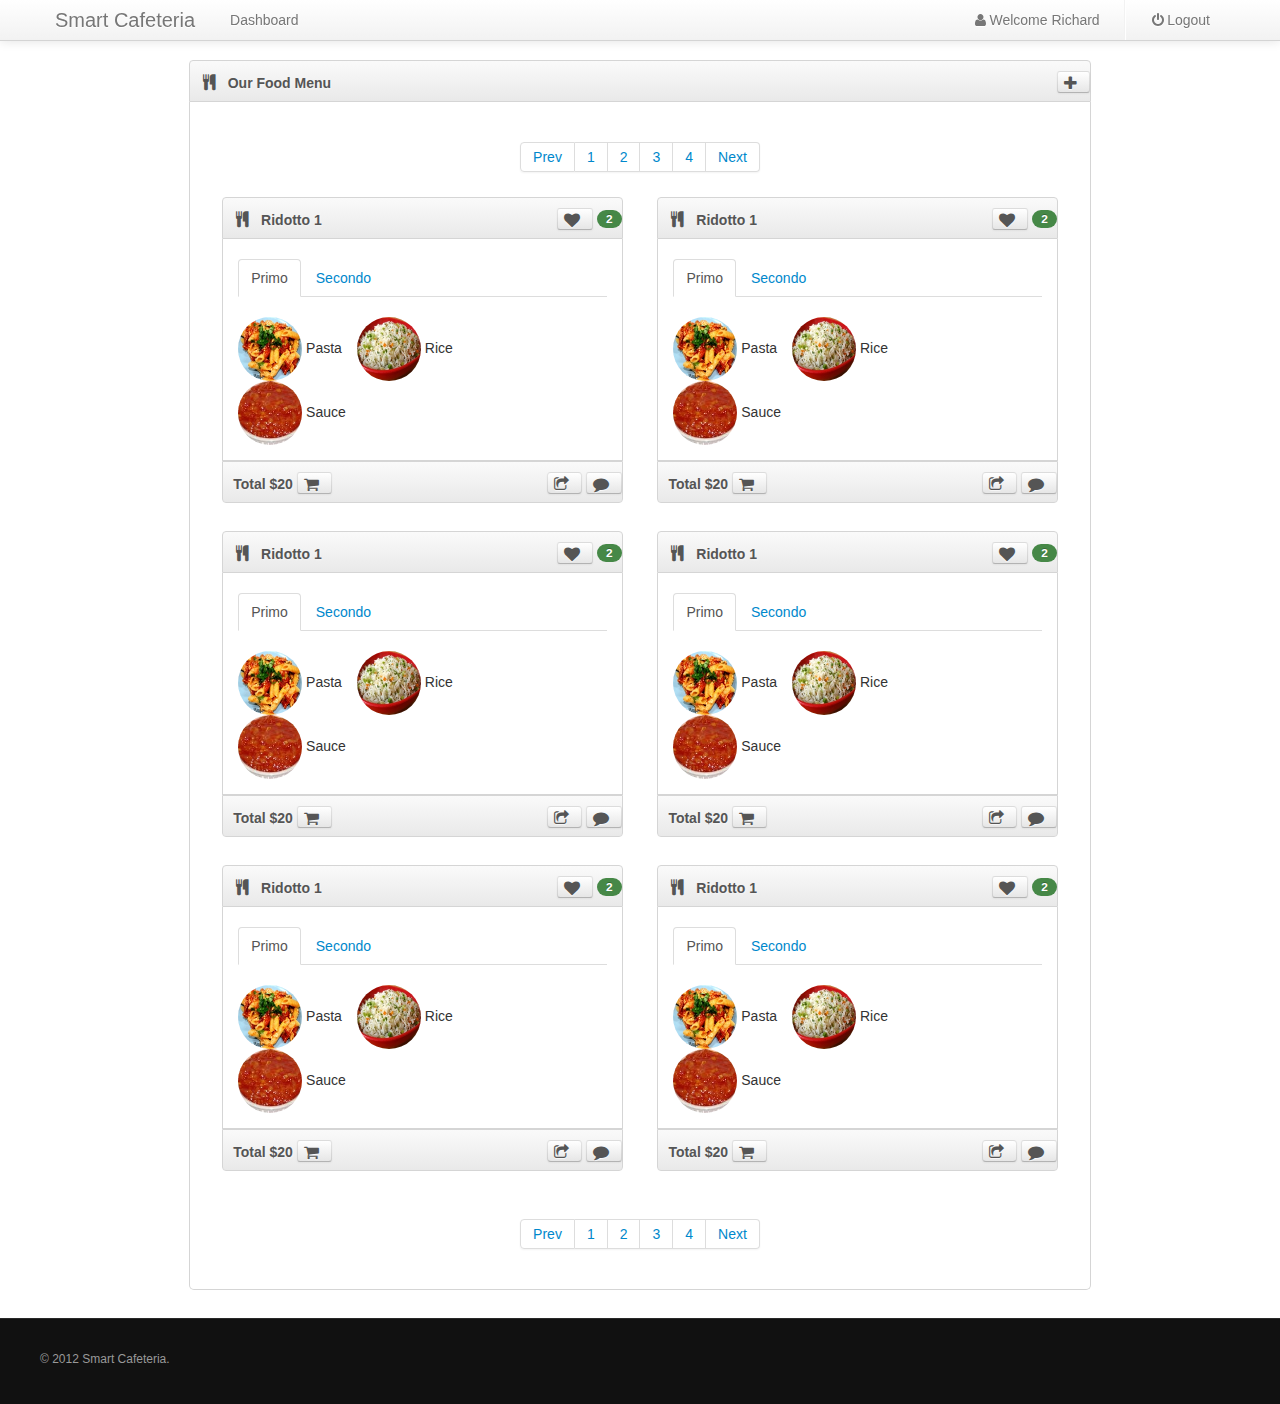
<file: food-menu.html>
<!DOCTYPE html>
<html lang="en">
  <head>
    <meta charset="utf-8">
    <meta http-equiv="X-UA-Compatible" content="IE=Edge,chrome=1">
    <meta name="viewport" content="width=device-width, initial-scale=1.0">
    <title>Smart Cafeteria</title>

    <!-- Le HTML5 shim, for IE6-8 support of HTML elements -->
    <!--[if lt IE 9]>
      <script src="http://html5shim.googlecode.com/svn/trunk/html5.js" type="text/javascript"></script>
    <![endif]-->

    <link href="assets/css/grid.css" rel="stylesheet">
    <link href="assets/css/bootstrap.css" rel="stylesheet">
    <link href="assets/css/bootstrap-responsive.css" rel="stylesheet">
    <link href="assets/css/base-admin.css" rel="stylesheet">
    <link href="assets/css/base-admin-responsive.css" rel="stylesheet">
    <link href="assets/css/dashboard.css" rel="stylesheet">

    <link href="assets/css/application.css" rel="stylesheet">
    <link rel="stylesheet" href="assets/css/font-awesome.min.css">

  </head>
  <body>
    <div class="container-outer">
      <div class="container-inner">
        <div class="sixteen columns">
          <div class="navbar navbar-fixed-top">
            <div class="navbar-inner">
              <div class="container">

                <!-- .btn-navbar is used as the toggle for collapsed navbar content -->
                <a class="btn btn-navbar" data-toggle="collapse" data-target=".nav-collapse">
                  <span class="icon-bar"></span>
                  <span class="icon-bar"></span>
                  <span class="icon-bar"></span>
                </a>

                <!-- Be sure to leave the brand out there if you want it shown -->
                <a class="brand" href="#"><span>Smart Cafeteria</span></a>
                <ul class="nav">
                  <li class=""><a href="dashboard.html">Dashboard</a></li>
                </ul>
                <!-- Everything you want hidden at 940px or less, place within here -->
                <div class="nav-collapse collapse">
                  <ul class="nav pull-right">
                    <li><a href="#"><i class="icon-user"></i>Welcome Richard</a></li>
                    <li class="divider-vertical"></li>
                    <li><a href="login.html"><i class="icon-off"></i>Logout</a></li>
                  </ul>
                </div>

              </div>
            </div>
          </div>
        </div>
      </div>
    </div>

    <div class="container-outer">
      <div class="container-inner">
        <div class="sixteen columns">
          <div class="one-one column">
            <div class="widget">

              <div class="widget-header">
                <i class="icon-food"></i>
                <h3>Our Food Menu</h3>
                <div class="pull-right">
                  <a class="btn btn-mini button-icon" href="create-menu.html"><i class="icon-plus"></i> &nbsp;</a>
                </div>
              </div> <!-- /widget-header -->

              <div class="widget-content">

                <div class="one-one column">
                  <div class="pagination pagination-centered">
                    <ul>
                      <li><a href="#">Prev</a></li>
                      <li><a href="#">1</a></li>
                      <li><a href="#">2</a></li>
                      <li><a href="#">3</a></li>
                      <li><a href="#">4</a></li>
                      <li><a href="#">Next</a></li>
                    </ul>
                  </div>
                </div>

                <div class="one-half columns">

                  <!--Body content-->
                  <div class="widget">

                    <div class="widget-header">
                      <i class="icon-food"></i>
                      <h3>Ridotto 1</h3>
                      <div class="pull-right">
                        <a class="btn btn-mini button-icon" href="#"><i class="icon-heart"></i> &nbsp;</a>
                        <span class="badge badge-success">2</span>
                      </div>
                    </div> <!-- /widget-header -->

                    <div class="widget-content has-footer">

                      <div class="tabbable"> <!-- Only required for left/right tabs -->
                        <ul class="nav nav-tabs">
                          <li class="active"><a href="#primo" data-toggle="tab">Primo</a></li>
                          <li><a href="#secondo" data-toggle="tab">Secondo</a></li>
                        </ul>
                        <div class="tab-content">
                          <div class="tab-pane active" id="primo">
                            <div class="food-item has-alternative">
                              <img src="assets/img/food-items/pasta1.jpg" class="img-circle scale-with-grid">
                              <span>Pasta</span>
                            </div>
                            <div class="food-item">
                              <img src="assets/img/food-items/rice2.jpg" class="img-circle scale-with-grid">
                              <span>Rice</span>
                            </div>
                            <div class="food-item">
                              <img src="assets/img/food-items/sauce.jpg" class="img-circle scale-with-grid">
                              <span>Sauce</span>
                            </div>
                          </div>
                          <div class="tab-pane" id="secondo">
                            <div class="food-item has-alternative">
                              <img src="assets/img/food-items/fish1.JPG" class="img-circle scale-with-grid">
                              <span>Fish</span>
                            </div>
                            <div class="food-item">
                              <img src="assets/img/food-items/meat1.JPG" class="img-circle scale-with-grid">
                              <span>Meat</span>
                            </div>
                            <div class="food-item">
                              <img src="assets/img/food-items/vegetable.jpg" class="img-circle scale-with-grid">
                              <span>Vegetable</span>
                            </div>
                          </div>
                        </div>
                      </div>

                    </div> <!-- /widget-content -->

                    <div class="widget-footer">
                      <div class="pull-left order">
                        <h3>Total $20</h3>
                        <a class="btn btn-mini button-icon" href="#"><i class="icon-shopping-cart"></i> &nbsp;</a>
                      </div>
                      <div class="pull-right">
                        <div class="btn-group">
                          <a class="btn btn-mini dropdown-toggle button-icon" data-toggle="dropdown" href="#"><i class="icon-share"></i> &nbsp;</a>
                          <ul class="dropdown-menu">
                            <li><a href="#">Facebook</a></li>
                            <li><a href="#">Twitter</a></li>
                          </ul>
                        </div><!-- /btn-group -->
                        <a class="btn btn-mini button-icon" href="#"><i class="icon-comment"></i> &nbsp;</a>
                      </div>
                    </div> <!-- /widget-header -->
                  </div> <!-- /widget -->
                </div>

                <div class="one-half columns">

                  <!--Body content-->
                  <div class="widget">

                    <div class="widget-header">
                      <i class="icon-food"></i>
                      <h3>Ridotto 1</h3>
                      <div class="pull-right">
                        <a class="btn btn-mini button-icon" href="#"><i class="icon-heart"></i> &nbsp;</a>
                        <span class="badge badge-success">2</span>
                      </div>
                    </div> <!-- /widget-header -->

                    <div class="widget-content has-footer">

                      <div class="tabbable"> <!-- Only required for left/right tabs -->
                        <ul class="nav nav-tabs">
                          <li class="active"><a href="#primo" data-toggle="tab">Primo</a></li>
                          <li><a href="#secondo" data-toggle="tab">Secondo</a></li>
                        </ul>
                        <div class="tab-content">
                          <div class="tab-pane active" id="primo">
                            <div class="food-item has-alternative">
                              <img src="assets/img/food-items/pasta1.jpg" class="img-circle scale-with-grid">
                              <span>Pasta</span>
                            </div>
                            <div class="food-item">
                              <img src="assets/img/food-items/rice2.jpg" class="img-circle scale-with-grid">
                              <span>Rice</span>
                            </div>
                            <div class="food-item">
                              <img src="assets/img/food-items/sauce.jpg" class="img-circle scale-with-grid">
                              <span>Sauce</span>
                            </div>
                          </div>
                          <div class="tab-pane" id="secondo">
                            <div class="food-item has-alternative">
                              <img src="assets/img/food-items/fish1.JPG" class="img-circle scale-with-grid">
                              <span>Fish</span>
                            </div>
                            <div class="food-item">
                              <img src="assets/img/food-items/meat1.JPG" class="img-circle scale-with-grid">
                              <span>Meat</span>
                            </div>
                            <div class="food-item">
                              <img src="assets/img/food-items/vegetable.jpg" class="img-circle scale-with-grid">
                              <span>Vegetable</span>
                            </div>
                          </div>
                        </div>
                      </div>

                    </div> <!-- /widget-content -->

                    <div class="widget-footer">
                      <div class="pull-left order">
                        <h3>Total $20</h3>
                        <a class="btn btn-mini button-icon" href="#"><i class="icon-shopping-cart"></i> &nbsp;</a>
                      </div>
                      <div class="pull-right">
                        <div class="btn-group">
                          <a class="btn btn-mini dropdown-toggle button-icon" data-toggle="dropdown" href="#"><i class="icon-share"></i> &nbsp;</a>
                          <ul class="dropdown-menu">
                            <li><a href="#">Facebook</a></li>
                            <li><a href="#">Twitter</a></li>
                          </ul>
                        </div><!-- /btn-group -->
                        <a class="btn btn-mini button-icon" href="#"><i class="icon-comment"></i> &nbsp;</a>
                      </div>
                    </div> <!-- /widget-header -->
                  </div> <!-- /widget -->
                </div>

                <div class="one-half columns">

                  <!--Body content-->
                  <div class="widget">

                    <div class="widget-header">
                      <i class="icon-food"></i>
                      <h3>Ridotto 1</h3>
                      <div class="pull-right">
                        <a class="btn btn-mini button-icon" href="#"><i class="icon-heart"></i> &nbsp;</a>
                        <span class="badge badge-success">2</span>
                      </div>
                    </div> <!-- /widget-header -->

                    <div class="widget-content has-footer">

                      <div class="tabbable"> <!-- Only required for left/right tabs -->
                        <ul class="nav nav-tabs">
                          <li class="active"><a href="#primo" data-toggle="tab">Primo</a></li>
                          <li><a href="#secondo" data-toggle="tab">Secondo</a></li>
                        </ul>
                        <div class="tab-content">
                          <div class="tab-pane active" id="primo">
                            <div class="food-item has-alternative">
                              <img src="assets/img/food-items/pasta1.jpg" class="img-circle scale-with-grid">
                              <span>Pasta</span>
                            </div>
                            <div class="food-item">
                              <img src="assets/img/food-items/rice2.jpg" class="img-circle scale-with-grid">
                              <span>Rice</span>
                            </div>
                            <div class="food-item">
                              <img src="assets/img/food-items/sauce.jpg" class="img-circle scale-with-grid">
                              <span>Sauce</span>
                            </div>
                          </div>
                          <div class="tab-pane" id="secondo">
                            <div class="food-item has-alternative">
                              <img src="assets/img/food-items/fish1.JPG" class="img-circle scale-with-grid">
                              <span>Fish</span>
                            </div>
                            <div class="food-item">
                              <img src="assets/img/food-items/meat1.JPG" class="img-circle scale-with-grid">
                              <span>Meat</span>
                            </div>
                            <div class="food-item">
                              <img src="assets/img/food-items/vegetable.jpg" class="img-circle scale-with-grid">
                              <span>Vegetable</span>
                            </div>
                          </div>
                        </div>
                      </div>

                    </div> <!-- /widget-content -->

                    <div class="widget-footer">
                      <div class="pull-left order">
                        <h3>Total $20</h3>
                        <a class="btn btn-mini button-icon" href="#"><i class="icon-shopping-cart"></i> &nbsp;</a>
                      </div>
                      <div class="pull-right">
                        <div class="btn-group">
                          <a class="btn btn-mini dropdown-toggle button-icon" data-toggle="dropdown" href="#"><i class="icon-share"></i> &nbsp;</a>
                          <ul class="dropdown-menu">
                            <li><a href="#">Facebook</a></li>
                            <li><a href="#">Twitter</a></li>
                          </ul>
                        </div><!-- /btn-group -->
                        <a class="btn btn-mini button-icon" href="#"><i class="icon-comment"></i> &nbsp;</a>
                      </div>
                    </div> <!-- /widget-header -->
                  </div> <!-- /widget -->
                </div>

                <div class="one-half columns">

                  <!--Body content-->
                  <div class="widget">

                    <div class="widget-header">
                      <i class="icon-food"></i>
                      <h3>Ridotto 1</h3>
                      <div class="pull-right">
                        <a class="btn btn-mini button-icon" href="#"><i class="icon-heart"></i> &nbsp;</a>
                        <span class="badge badge-success">2</span>
                      </div>
                    </div> <!-- /widget-header -->

                    <div class="widget-content has-footer">

                      <div class="tabbable"> <!-- Only required for left/right tabs -->
                        <ul class="nav nav-tabs">
                          <li class="active"><a href="#primo" data-toggle="tab">Primo</a></li>
                          <li><a href="#secondo" data-toggle="tab">Secondo</a></li>
                        </ul>
                        <div class="tab-content">
                          <div class="tab-pane active" id="primo">
                            <div class="food-item has-alternative">
                              <img src="assets/img/food-items/pasta1.jpg" class="img-circle scale-with-grid">
                              <span>Pasta</span>
                            </div>
                            <div class="food-item">
                              <img src="assets/img/food-items/rice2.jpg" class="img-circle scale-with-grid">
                              <span>Rice</span>
                            </div>
                            <div class="food-item">
                              <img src="assets/img/food-items/sauce.jpg" class="img-circle scale-with-grid">
                              <span>Sauce</span>
                            </div>
                          </div>
                          <div class="tab-pane" id="secondo">
                            <div class="food-item has-alternative">
                              <img src="assets/img/food-items/fish1.JPG" class="img-circle scale-with-grid">
                              <span>Fish</span>
                            </div>
                            <div class="food-item">
                              <img src="assets/img/food-items/meat1.JPG" class="img-circle scale-with-grid">
                              <span>Meat</span>
                            </div>
                            <div class="food-item">
                              <img src="assets/img/food-items/vegetable.jpg" class="img-circle scale-with-grid">
                              <span>Vegetable</span>
                            </div>
                          </div>
                        </div>
                      </div>

                    </div> <!-- /widget-content -->

                    <div class="widget-footer">
                      <div class="pull-left order">
                        <h3>Total $20</h3>
                        <a class="btn btn-mini button-icon" href="#"><i class="icon-shopping-cart"></i> &nbsp;</a>
                      </div>
                      <div class="pull-right">
                        <div class="btn-group">
                          <a class="btn btn-mini dropdown-toggle button-icon" data-toggle="dropdown" href="#"><i class="icon-share"></i> &nbsp;</a>
                          <ul class="dropdown-menu">
                            <li><a href="#">Facebook</a></li>
                            <li><a href="#">Twitter</a></li>
                          </ul>
                        </div><!-- /btn-group -->
                        <a class="btn btn-mini button-icon" href="#"><i class="icon-comment"></i> &nbsp;</a>
                      </div>
                    </div> <!-- /widget-header -->
                  </div> <!-- /widget -->
                </div>

                <div class="one-half columns">

                  <!--Body content-->
                  <div class="widget">

                    <div class="widget-header">
                      <i class="icon-food"></i>
                      <h3>Ridotto 1</h3>
                      <div class="pull-right">
                        <a class="btn btn-mini button-icon" href="#"><i class="icon-heart"></i> &nbsp;</a>
                        <span class="badge badge-success">2</span>
                      </div>
                    </div> <!-- /widget-header -->

                    <div class="widget-content has-footer">

                      <div class="tabbable"> <!-- Only required for left/right tabs -->
                        <ul class="nav nav-tabs">
                          <li class="active"><a href="#primo" data-toggle="tab">Primo</a></li>
                          <li><a href="#secondo" data-toggle="tab">Secondo</a></li>
                        </ul>
                        <div class="tab-content">
                          <div class="tab-pane active" id="primo">
                            <div class="food-item has-alternative">
                              <img src="assets/img/food-items/pasta1.jpg" class="img-circle scale-with-grid">
                              <span>Pasta</span>
                            </div>
                            <div class="food-item">
                              <img src="assets/img/food-items/rice2.jpg" class="img-circle scale-with-grid">
                              <span>Rice</span>
                            </div>
                            <div class="food-item">
                              <img src="assets/img/food-items/sauce.jpg" class="img-circle scale-with-grid">
                              <span>Sauce</span>
                            </div>
                          </div>
                          <div class="tab-pane" id="secondo">
                            <div class="food-item has-alternative">
                              <img src="assets/img/food-items/fish1.JPG" class="img-circle scale-with-grid">
                              <span>Fish</span>
                            </div>
                            <div class="food-item">
                              <img src="assets/img/food-items/meat1.JPG" class="img-circle scale-with-grid">
                              <span>Meat</span>
                            </div>
                            <div class="food-item">
                              <img src="assets/img/food-items/vegetable.jpg" class="img-circle scale-with-grid">
                              <span>Vegetable</span>
                            </div>
                          </div>
                        </div>
                      </div>

                    </div> <!-- /widget-content -->

                    <div class="widget-footer">
                      <div class="pull-left order">
                        <h3>Total $20</h3>
                        <a class="btn btn-mini button-icon" href="#"><i class="icon-shopping-cart"></i> &nbsp;</a>
                      </div>
                      <div class="pull-right">
                        <div class="btn-group">
                          <a class="btn btn-mini dropdown-toggle button-icon" data-toggle="dropdown" href="#"><i class="icon-share"></i> &nbsp;</a>
                          <ul class="dropdown-menu">
                            <li><a href="#">Facebook</a></li>
                            <li><a href="#">Twitter</a></li>
                          </ul>
                        </div><!-- /btn-group -->
                        <a class="btn btn-mini button-icon" href="#"><i class="icon-comment"></i> &nbsp;</a>
                      </div>
                    </div> <!-- /widget-header -->
                  </div> <!-- /widget -->
                </div>

                <div class="one-half columns">

                  <!--Body content-->
                  <div class="widget">

                    <div class="widget-header">
                      <i class="icon-food"></i>
                      <h3>Ridotto 1</h3>
                      <div class="pull-right">
                        <a class="btn btn-mini button-icon" href="#"><i class="icon-heart"></i> &nbsp;</a>
                        <span class="badge badge-success">2</span>
                      </div>
                    </div> <!-- /widget-header -->

                    <div class="widget-content has-footer">

                      <div class="tabbable"> <!-- Only required for left/right tabs -->
                        <ul class="nav nav-tabs">
                          <li class="active"><a href="#primo" data-toggle="tab">Primo</a></li>
                          <li><a href="#secondo" data-toggle="tab">Secondo</a></li>
                        </ul>
                        <div class="tab-content">
                          <div class="tab-pane active" id="primo">
                            <div class="food-item has-alternative">
                              <img src="assets/img/food-items/pasta1.jpg" class="img-circle scale-with-grid">
                              <span>Pasta</span>
                            </div>
                            <div class="food-item">
                              <img src="assets/img/food-items/rice2.jpg" class="img-circle scale-with-grid">
                              <span>Rice</span>
                            </div>
                            <div class="food-item">
                              <img src="assets/img/food-items/sauce.jpg" class="img-circle scale-with-grid">
                              <span>Sauce</span>
                            </div>
                          </div>
                          <div class="tab-pane" id="secondo">
                            <div class="food-item has-alternative">
                              <img src="assets/img/food-items/fish1.JPG" class="img-circle scale-with-grid">
                              <span>Fish</span>
                            </div>
                            <div class="food-item">
                              <img src="assets/img/food-items/meat1.JPG" class="img-circle scale-with-grid">
                              <span>Meat</span>
                            </div>
                            <div class="food-item">
                              <img src="assets/img/food-items/vegetable.jpg" class="img-circle scale-with-grid">
                              <span>Vegetable</span>
                            </div>
                          </div>
                        </div>
                      </div>

                    </div> <!-- /widget-content -->

                    <div class="widget-footer">
                      <div class="pull-left order">
                        <h3>Total $20</h3>
                        <a class="btn btn-mini button-icon" href="#"><i class="icon-shopping-cart"></i> &nbsp;</a>
                      </div>
                      <div class="pull-right">
                        <div class="btn-group">
                          <a class="btn btn-mini dropdown-toggle button-icon" data-toggle="dropdown" href="#"><i class="icon-share"></i> &nbsp;</a>
                          <ul class="dropdown-menu">
                            <li><a href="#">Facebook</a></li>
                            <li><a href="#">Twitter</a></li>
                          </ul>
                        </div><!-- /btn-group -->
                        <a class="btn btn-mini button-icon" href="#"><i class="icon-comment"></i> &nbsp;</a>
                      </div>
                    </div> <!-- /widget-header -->
                  </div> <!-- /widget -->
                </div>

                <div class="one-one column">
                  <div class="pagination pagination-centered">
                    <ul>
                      <li><a href="#">Prev</a></li>
                      <li><a href="#">1</a></li>
                      <li><a href="#">2</a></li>
                      <li><a href="#">3</a></li>
                      <li><a href="#">4</a></li>
                      <li><a href="#">Next</a></li>
                    </ul>
                  </div>
                </div>
              </div> <!-- /widget-content -->

            </div> <!-- /widget -->
          </div>
        </div>
      </div>
    </div>

    <div class="footer">

      <div class="footer-inner">

        <div class="container">

          <div class="row">

            <div class="span12">
              &copy; 2012 <a href="#">Smart Cafeteria</a>.
            </div> <!-- /span12 -->

          </div> <!-- /row -->

        </div> <!-- /container -->

      </div> <!-- /footer-inner -->

    </div> <!-- /footer -->

    <script src="assets/js/jquery.js"></script>
    <script src="assets/js/excanvas.min.js"></script>

    <script src="assets/js/bootstrap-transition.js"></script>
    <script src="assets/js/bootstrap-alert.js"></script>
    <script src="assets/js/bootstrap-modal.js"></script>
    <script src="assets/js/bootstrap-dropdown.js"></script>
    <script src="assets/js/bootstrap-scrollspy.js"></script>
    <script src="assets/js/bootstrap-tab.js"></script>
    <script src="assets/js/bootstrap-tooltip.js"></script>
    <script src="assets/js/bootstrap-popover.js"></script>
    <script src="assets/js/bootstrap-button.js"></script>
    <script src="assets/js/bootstrap-collapse.js"></script>
    <script src="assets/js/bootstrap-carousel.js"></script>
    <script src="assets/js/bootstrap-typeahead.js"></script>
  </body>
</html>
</file>
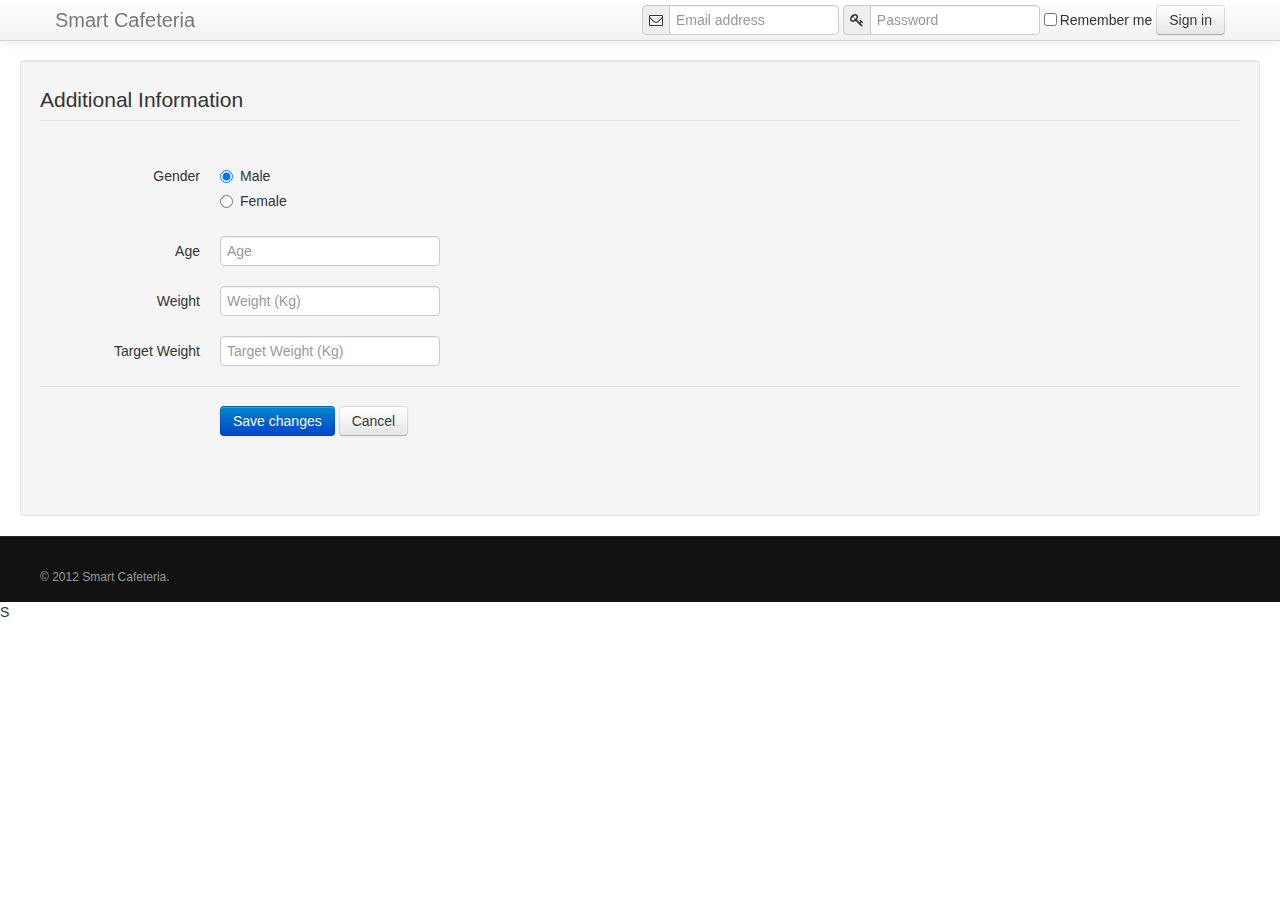
<file: information.html>
<!DOCTYPE html>
<html lang="en">
  <head>
    <meta charset="utf-8">
    <meta http-equiv="X-UA-Compatible" content="IE=Edge,chrome=1">
    <meta name="viewport" content="width=device-width, initial-scale=1.0">
    <title>Smart Cafeteria</title>

    <!-- Le HTML5 shim, for IE6-8 support of HTML elements -->
    <!--[if lt IE 9]>
      <script src="http://html5shim.googlecode.com/svn/trunk/html5.js" type="text/javascript"></script>
    <![endif]-->

    <link href="assets/css/bootstrap.css" rel="stylesheet">
    <link href="assets/css/bootstrap-responsive.css" rel="stylesheet">
    <link href="assets/css/base-admin.css" rel="stylesheet">
    <link href="assets/css/base-admin-responsive.css" rel="stylesheet">
    <link href="assets/css/dashboard.css" rel="stylesheet">

    <link href="assets/css/application.css" rel="stylesheet">
    <link rel="stylesheet" href="assets/css/font-awesome.min.css">

  </head>
  <body>
    <div class="container-fluid">
      <div class="navbar navbar-fixed-top">
        <div class="navbar-inner">
          <div class="container">

            <!-- .btn-navbar is used as the toggle for collapsed navbar content -->
            <a class="btn btn-navbar" data-toggle="collapse" data-target=".nav-collapse">
              <span class="icon-bar"></span>
              <span class="icon-bar"></span>
              <span class="icon-bar"></span>
            </a>

            <!-- Be sure to leave the brand out there if you want it shown -->
            <a class="brand" href="#"><span>Smart Cafeteria</span></a>

            <!-- Everything you want hidden at 940px or less, place within here -->
            <div class="nav-collapse collapse">
              <form class="navbar-form pull-right form-inline">
                <div class="input-prepend">
                  <span class="add-on"><i class="icon-envelope"></i></span>
                  <input class="span2" type="text" placeholder="Email address">
                </div>
                <div class="input-prepend">
                  <span class="add-on"><i class="icon-key"></i></span>
                  <input class="span2" type="password" placeholder="Password">
                </div>
                <label class="checkbox">
                  <input type="checkbox"> Remember me
                </label>
                <button type="submit" class="btn">Sign in</button>
              </form>
            </div>

          </div>
        </div>
      </div>

    </div>

    <div class="container-fluid">
      <div class="well">
        <form class="form-horizontal" action="dashboard.html" method="post">
          <fieldset>
            <legend>Additional Information</legend>
            <div class="control-group">
              <label class="control-label" for="gender">Gender</label>
              <div class="controls">
                <label class="radio">
                  <input type="radio" name="gender" id="gender1" value="male" checked>
                  Male
                </label>
                <label class="radio">
                  <input type="radio" name="gender" id="gender2" value="female">
                  Female
                </label>
              </div>
            </div>
            <div class="control-group">
              <label class="control-label" for="age">Age</label>
              <div class="controls">
                <input type="text" name="age" id="age" placeholder="Age">
              </div>
            </div>
            <div class="control-group">
              <label class="control-label" for="weight">Weight</label>
              <div class="controls">
                <input type="text" name="weight" id="weight" placeholder="Weight (Kg)">
              </div>
            </div>
            <div class="control-group">
              <label class="control-label" for="target_weight">Target Weight</label>
              <div class="controls">
                <input type="text" name="target_weight" id="target_weight" placeholder="Target Weight (Kg)">
              </div>
            </div>
            <div class="form-actions">
              <button type="submit" class="btn btn-primary">Save changes</button>
              <button type="button" class="btn">Cancel</button>
            </div>
          </fieldset>
        </form>

      </div> <!-- /content -->
    </div>

    <div class="footer">

      <div class="footer-inner">

        <div class="container">

          <div class="row">

            <div class="span12">
              &copy; 2012 <a href="#">Smart Cafeteria</a>.
            </div> <!-- /span12 -->

          </div> <!-- /row -->

        </div> <!-- /container -->

      </div> <!-- /footer-inner -->

    </div> <!-- /footer -->

    <script src="assets/js/jquery.js"></script>
    <script src="assets/js/excanvas.min.js"></script>

    <script src="assets/js/bootstrap-transition.js"></script>
    <script src="assets/js/bootstrap-alert.js"></script>
    <script src="assets/js/bootstrap-modal.js"></script>
    <script src="assets/js/bootstrap-dropdown.js"></script>
    <script src="assets/js/bootstrap-scrollspy.js"></script>
    <script src="assets/js/bootstrap-tab.js"></script>
    <script src="assets/js/bootstrap-tooltip.js"></script>
    <script src="assets/js/bootstrap-popover.js"></script>
    <script src="assets/js/bootstrap-button.js"></script>
    <script src="assets/js/bootstrap-collapse.js"></script>
    <script src="assets/js/bootstrap-carousel.js"></script>
    <script src="assets/js/bootstrap-typeahead.js"></script>
  </body>
</html>S
</file>
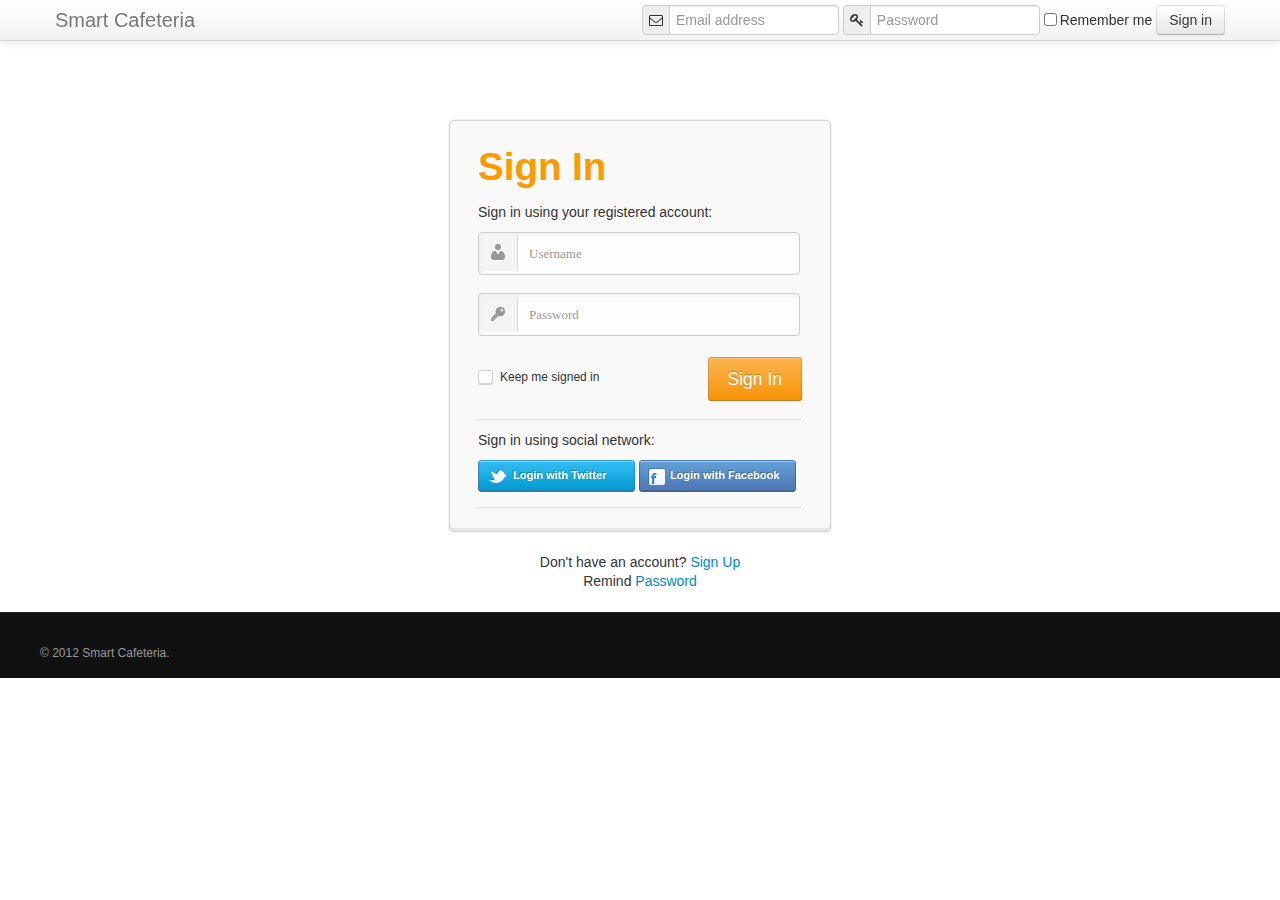
<file: login.html>
<!DOCTYPE html>
<html lang="en">
  <head>
    <meta charset="utf-8">
    <meta http-equiv="X-UA-Compatible" content="IE=Edge,chrome=1">
    <meta name="viewport" content="width=device-width, initial-scale=1.0">
    <title>Smart Cafeteria</title>

    <!-- Le HTML5 shim, for IE6-8 support of HTML elements -->
    <!--[if lt IE 9]>
      <script src="http://html5shim.googlecode.com/svn/trunk/html5.js" type="text/javascript"></script>
    <![endif]-->

    <link href="assets/css/bootstrap.css" rel="stylesheet">
    <link href="assets/css/bootstrap-responsive.css" rel="stylesheet">
    <link href="assets/css/base-admin.css" rel="stylesheet">
    <link href="assets/css/base-admin-responsive.css" rel="stylesheet">
    <link href="assets/css/dashboard.css" rel="stylesheet">

    <link href="assets/css/application.css" rel="stylesheet">
    <link rel="stylesheet" href="assets/css/font-awesome.min.css">

  </head>
  <body>
    <div class="container-fluid">
      <div class="navbar navbar-fixed-top">
        <div class="navbar-inner">
          <div class="container">

            <!-- .btn-navbar is used as the toggle for collapsed navbar content -->
            <a class="btn btn-navbar" data-toggle="collapse" data-target=".nav-collapse">
              <span class="icon-bar"></span>
              <span class="icon-bar"></span>
              <span class="icon-bar"></span>
            </a>

            <!-- Be sure to leave the brand out there if you want it shown -->
            <a class="brand" href="#"><span>Smart Cafeteria</span></a>

            <!-- Everything you want hidden at 940px or less, place within here -->
            <div class="nav-collapse collapse">
              <form class="navbar-form pull-right form-inline">
                <div class="input-prepend">
                  <span class="add-on"><i class="icon-envelope"></i></span>
                  <input class="span2" type="text" placeholder="Email address">
                </div>
                <div class="input-prepend">
                  <span class="add-on"><i class="icon-key"></i></span>
                  <input class="span2" type="password" placeholder="Password">
                </div>
                <label class="checkbox">
                  <input type="checkbox"> Remember me
                </label>
                <button type="submit" class="btn">Sign in</button>
              </form>
            </div>

          </div>
        </div>
      </div>

    </div>

    <div class="container-fluid">
      <div class="account-container">

        <div class="content clearfix">

          <form action="dashboard.html" method="post">

            <h1>Sign In</h1>

            <div class="login-fields">

              <p>Sign in using your registered account:</p>

              <div class="field">
                <label for="username">Username:</label>
                <input type="text" id="username" name="username" value="" placeholder="Username" class="login username-field" />
              </div> <!-- /field -->

              <div class="field">
                <label for="password">Password:</label>
                <input type="password" id="password" name="password" value="" placeholder="Password" class="login password-field"/>
              </div> <!-- /password -->

            </div> <!-- /login-fields -->

            <div class="login-actions">

              <span class="login-checkbox">
                <input id="Field" name="Field" type="checkbox" class="field login-checkbox" value="First Choice" tabindex="4" />
                <label class="choice" for="Field">Keep me signed in</label>
              </span>

              <button class="button btn btn-warning btn-large">Sign In</button>

            </div> <!-- .actions -->

            <div class="login-social">
              <p>Sign in using social network:</p>

              <div class="twitter">
                <a href="#" class="btn_1">Login with Twitter</a>
              </div>

              <div class="fb">
                <a href="#" class="btn_2">Login with Facebook</a>
              </div>
            </div>

          </form>

        </div> <!-- /content -->

      </div> <!-- /account-container -->

      <!-- Text Under Box -->
      <div class="login-extra">
        Don't have an account? <a href="./signup.html">Sign Up</a><br/>
        Remind <a href="#">Password</a>
      </div> <!-- /login-extra -->

    </div>

    <div class="footer">

      <div class="footer-inner">

        <div class="container">

          <div class="row">

            <div class="span12">
              &copy; 2012 <a href="#">Smart Cafeteria</a>.
            </div> <!-- /span12 -->

          </div> <!-- /row -->

        </div> <!-- /container -->

      </div> <!-- /footer-inner -->

    </div> <!-- /footer -->

    <script src="assets/js/jquery.js"></script>
    <script src="assets/js/excanvas.min.js"></script>

    <script src="assets/js/bootstrap-transition.js"></script>
    <script src="assets/js/bootstrap-alert.js"></script>
    <script src="assets/js/bootstrap-modal.js"></script>
    <script src="assets/js/bootstrap-dropdown.js"></script>
    <script src="assets/js/bootstrap-scrollspy.js"></script>
    <script src="assets/js/bootstrap-tab.js"></script>
    <script src="assets/js/bootstrap-tooltip.js"></script>
    <script src="assets/js/bootstrap-popover.js"></script>
    <script src="assets/js/bootstrap-button.js"></script>
    <script src="assets/js/bootstrap-collapse.js"></script>
    <script src="assets/js/bootstrap-carousel.js"></script>
    <script src="assets/js/bootstrap-typeahead.js"></script>
  </body>
</html>
</file>
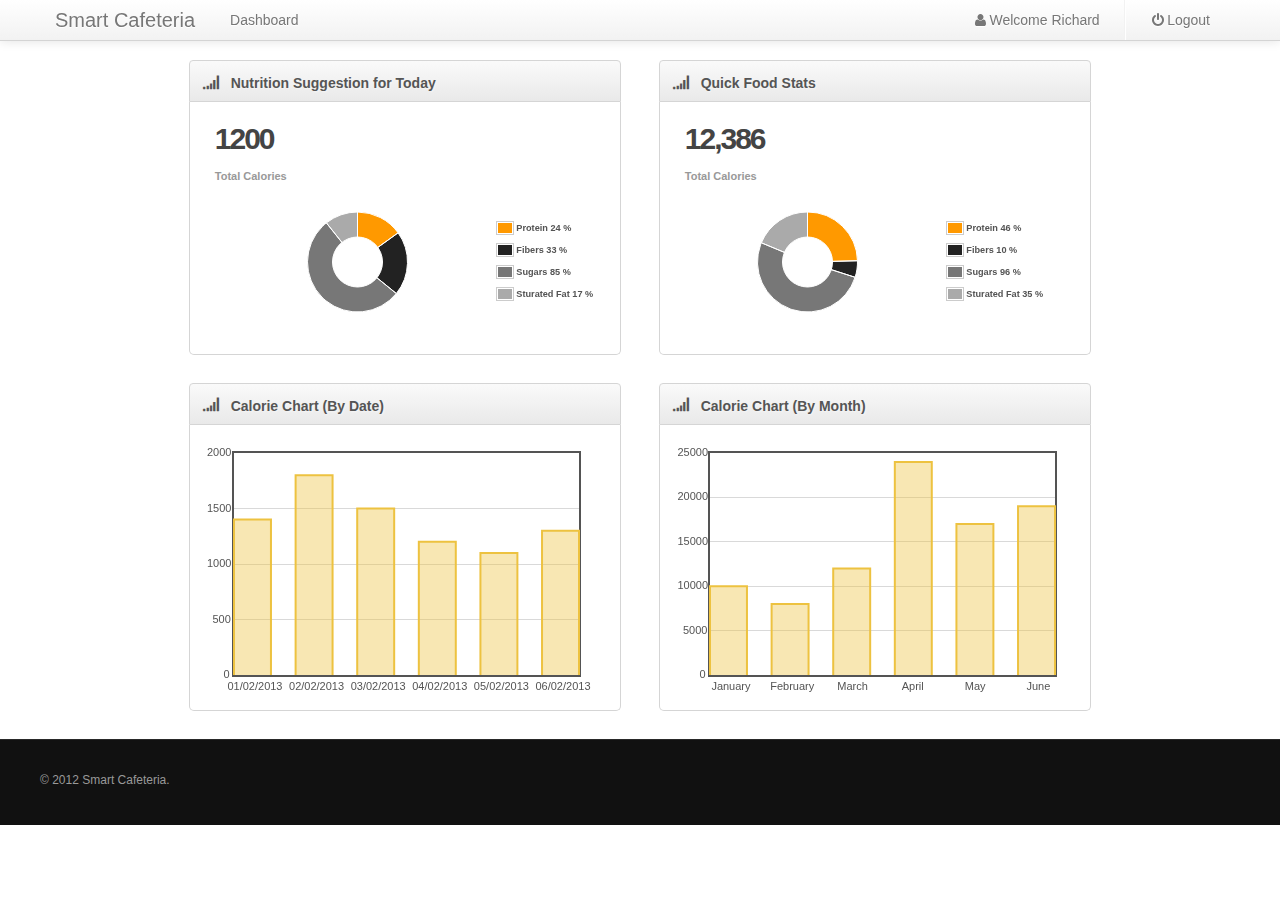
<file: report.html>
<!DOCTYPE html>
<html lang="en">
  <head>
    <meta charset="utf-8">
    <meta http-equiv="X-UA-Compatible" content="IE=Edge,chrome=1">
    <meta name="viewport" content="width=device-width, initial-scale=1.0">
    <title>Smart Cafeteria</title>

    <!-- Le HTML5 shim, for IE6-8 support of HTML elements -->
    <!--[if lt IE 9]>
      <script src="http://html5shim.googlecode.com/svn/trunk/html5.js" type="text/javascript"></script>
    <![endif]-->

    <link href="assets/css/grid.css" rel="stylesheet">
    <link href="assets/css/bootstrap.css" rel="stylesheet">
    <link href="assets/css/bootstrap-responsive.css" rel="stylesheet">
    <link href="assets/css/base-admin.css" rel="stylesheet">
    <link href="assets/css/base-admin-responsive.css" rel="stylesheet">
    <link href="assets/css/dashboard.css" rel="stylesheet">

    <link href="assets/css/application.css" rel="stylesheet">
    <link rel="stylesheet" href="assets/css/font-awesome.min.css">

  </head>
  <body>
    <div class="container-outer">
      <div class="container-inner">
        <div class="sixteen columns">
          <div class="navbar navbar-fixed-top">
            <div class="navbar-inner">
              <div class="container">

                <!-- .btn-navbar is used as the toggle for collapsed navbar content -->
                <a class="btn btn-navbar" data-toggle="collapse" data-target=".nav-collapse">
                  <span class="icon-bar"></span>
                  <span class="icon-bar"></span>
                  <span class="icon-bar"></span>
                </a>

                <!-- Be sure to leave the brand out there if you want it shown -->
                <a class="brand" href="#"><span>Smart Cafeteria</span></a>
                <ul class="nav">
                  <li class=""><a href="dashboard.html">Dashboard</a></li>
                </ul>
                <!-- Everything you want hidden at 940px or less, place within here -->
                <div class="nav-collapse collapse">
                  <ul class="nav pull-right">
                    <li><a href="#"><i class="icon-user"></i>Welcome Richard</a></li>
                    <li class="divider-vertical"></li>
                    <li><a href="login.html"><i class="icon-off"></i>Logout</a></li>
                  </ul>
                </div>

              </div>
            </div>
          </div>
        </div>
      </div>
    </div>

    <div class="container-outer">
      <div class="container-inner">
        <div class="sixteen columns">
          <div class="one-half columns">
            <div class="widget">

              <div class="widget-header">
                <i class="icon-signal"></i>
                <h3>Nutrition Suggestion for Today</h3>
              </div> <!-- /widget-header -->

              <div class="widget-content">

                <div class="stats">

                  <div class="stat">
                    <span class="stat-value">1200</span>
								Total Calories
                  </div> <!-- /stat -->

                </div> <!-- /stats -->


                <div id="chart-stats" class="stats">

                  <div class="stat stat-chart">
                    <div id="today-nutrition-chart" class="chart-holder" style="width: 96%;height:100px"></div> <!-- #donut -->
                  </div> <!-- /substat -->

                </div> <!-- /substats -->

              </div> <!-- /widget-content -->

            </div> <!-- /widget -->
          </div>

          <div class="one-half columns">
            <div class="widget">

              <div class="widget-header">
                <i class="icon-signal"></i>
                <h3>Quick Food Stats</h3>
              </div> <!-- /widget-header -->

              <div class="widget-content">

                <div class="stats">

                  <div class="stat">
                    <span class="stat-value">12,386</span>
								Total Calories
                  </div> <!-- /stat -->

                </div> <!-- /stats -->


                <div id="chart-stats" class="stats">

                  <div class="stat stat-chart">
                    <div id="donut-chart" class="chart-holder" style="width: 96%;height:100px"></div> <!-- #donut -->
                  </div> <!-- /substat -->

                </div> <!-- /substats -->

              </div> <!-- /widget-content -->

            </div> <!-- /widget -->
          </div>

          <div class="one-half columns">
            <div class="widget">

              <div class="widget-header">
                <i class="icon-signal"></i>
                <h3>Calorie Chart (By Date)</h3>
              </div> <!-- /widget-header -->

              <div class="widget-content">
                <div id="calorie-chart-by-date" class="chart-holder"></div>
              </div> <!-- /widget-content -->

            </div> <!-- /widget -->
          </div>

          <div class="one-half columns">
            <div class="widget">

              <div class="widget-header">
                <i class="icon-signal"></i>
                <h3>Calorie Chart (By Month)</h3>
              </div> <!-- /widget-header -->

              <div class="widget-content">
                <div id="calorie-chart-by-month" class="chart-holder"></div>
              </div> <!-- /widget-content -->

            </div> <!-- /widget -->
          </div>
        </div>
      </div>
    </div>

    <div class="footer">

      <div class="footer-inner">

        <div class="container">

          <div class="row">

            <div class="span12">
              &copy; 2012 <a href="#">Smart Cafeteria</a>.
            </div> <!-- /span12 -->

          </div> <!-- /row -->

        </div> <!-- /container -->

      </div> <!-- /footer-inner -->

    </div> <!-- /footer -->

    <script src="assets/js/jquery.js"></script>
    <script src="assets/js/excanvas.min.js"></script>
    <script src="assets/js/jquery.flot.js"></script>
    <script src="assets/js/jquery.flot.pie.js"></script>
    <script src="assets/js/jquery.flot.orderBars.js"></script>
    <script src="assets/js/jquery.flot.resize.js"></script>
    <script src="assets/js/jquery.flot.categories.js"></script>

    <script src="assets/js/bootstrap-transition.js"></script>
    <script src="assets/js/bootstrap-alert.js"></script>
    <script src="assets/js/bootstrap-modal.js"></script>
    <script src="assets/js/bootstrap-dropdown.js"></script>
    <script src="assets/js/bootstrap-scrollspy.js"></script>
    <script src="assets/js/bootstrap-tab.js"></script>
    <script src="assets/js/bootstrap-tooltip.js"></script>
    <script src="assets/js/bootstrap-popover.js"></script>
    <script src="assets/js/bootstrap-button.js"></script>
    <script src="assets/js/bootstrap-collapse.js"></script>
    <script src="assets/js/bootstrap-carousel.js"></script>
    <script src="assets/js/bootstrap-typeahead.js"></script>

    <script type="text/javascript">
      $(function () {

        var data = [];

        protein_per = Math.floor(Math.random()*100)+1;
        fibers_per = Math.floor(Math.random()*100)+1;
        sugars_per = Math.floor(Math.random()*100)+1;
        sturated_fat_per = Math.floor(Math.random()*100)+1;

        data[0] = { label: "Protein " + protein_per + " %", data: protein_per }
        data[1] = { label: "Fibers " + fibers_per + " %", data: fibers_per }
        data[2] = { label: "Sugars " + sugars_per + " %", data: sugars_per }
        data[3] = { label: "Sturated Fat " + sturated_fat_per + " %", data: sturated_fat_per }

        $.plot($("#donut-chart"), data,
        {
          colors: ["#F90", "#222", "#777", "#AAA"],
          series: {
            pie: {
              innerRadius: 0.5,
              show: true
            }
          }
        });

        protein_per = Math.floor(Math.random()*100)+1;
        fibers_per = Math.floor(Math.random()*100)+1;
        sugars_per = Math.floor(Math.random()*100)+1;
        sturated_fat_per = Math.floor(Math.random()*100)+1;

        data[0] = { label: "Protein " + protein_per + " %", data: protein_per }
        data[1] = { label: "Fibers " + fibers_per + " %", data: fibers_per }
        data[2] = { label: "Sugars " + sugars_per + " %", data: sugars_per }
        data[3] = { label: "Sturated Fat " + sturated_fat_per + " %", data: sturated_fat_per }
        $.plot($("#today-nutrition-chart"), data,
        {
          colors: ["#F90", "#222", "#777", "#AAA"],
          series: {
            pie: {
              innerRadius: 0.5,
              show: true
            }
          }
        });

        // we use an inline data source in the example, usually data would
        // be fetched from a server
        var data_month = [ ["January", 10000], ["February", 8000], ["March", 12000], ["April", 24000], ["May", 17000], ["June", 19000] ];
        var data_date = [ ["01/02/2013", 1400], ["02/02/2013", 1800], ["03/02/2013", 1500], ["04/02/2013", 1200], ["05/02/2013", 1100], ["06/02/2013", 1300] ];
        $.plot("#calorie-chart-by-month", [ data_month ], {
          series: {
            bars: {
              show: true,
              barWidth: 0.6,
              align: "center"
            }
          },
          xaxis: {
            mode: "categories",
            tickLength: 0
          }
        });

        $.plot("#calorie-chart-by-date", [ data_date ], {
          series: {
            bars: {
              show: true,
              barWidth: 0.6,
              align: "center"
            }
          },
          xaxis: {
            mode: "categories",
            tickLength: 0
          }
        });
      });
    </script>
  </body>
</html>
</file>
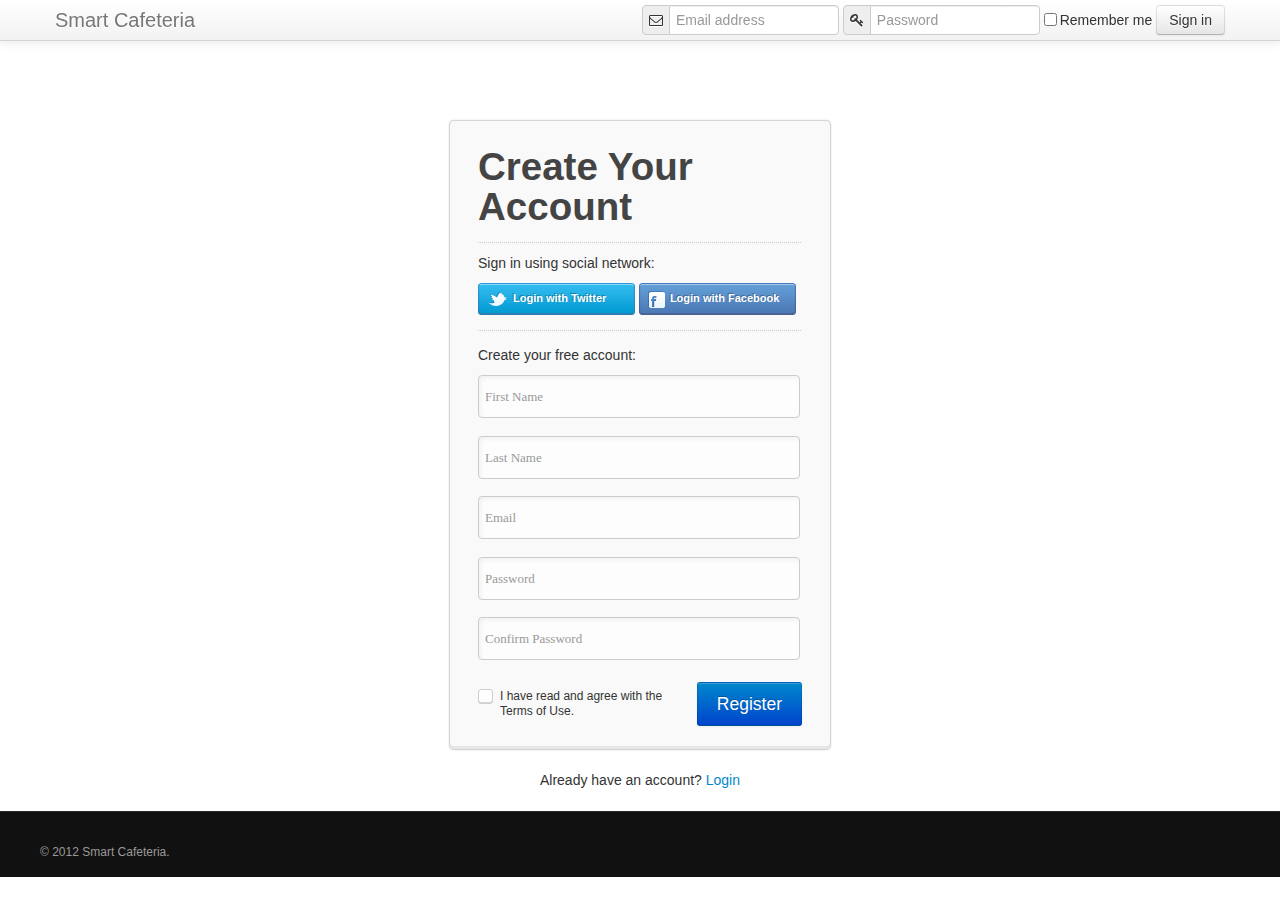
<file: signup.html>
<!DOCTYPE html>
<html lang="en">
  <head>
    <meta charset="utf-8">
    <meta http-equiv="X-UA-Compatible" content="IE=Edge,chrome=1">
    <meta name="viewport" content="width=device-width, initial-scale=1.0">
    <title>Smart Cafeteria</title>

    <!-- Le HTML5 shim, for IE6-8 support of HTML elements -->
    <!--[if lt IE 9]>
      <script src="http://html5shim.googlecode.com/svn/trunk/html5.js" type="text/javascript"></script>
    <![endif]-->

    <link href="assets/css/bootstrap.css" rel="stylesheet">
    <link href="assets/css/bootstrap-responsive.css" rel="stylesheet">
    <link href="assets/css/base-admin.css" rel="stylesheet">
    <link href="assets/css/base-admin-responsive.css" rel="stylesheet">
    <link href="assets/css/dashboard.css" rel="stylesheet">

    <link href="assets/css/application.css" rel="stylesheet">
    <link rel="stylesheet" href="assets/css/font-awesome.min.css">

  </head>
  <body>
    <div class="container-fluid">
      <div class="navbar navbar-fixed-top">
        <div class="navbar-inner">
          <div class="container">

            <!-- .btn-navbar is used as the toggle for collapsed navbar content -->
            <a class="btn btn-navbar" data-toggle="collapse" data-target=".nav-collapse">
              <span class="icon-bar"></span>
              <span class="icon-bar"></span>
              <span class="icon-bar"></span>
            </a>

            <!-- Be sure to leave the brand out there if you want it shown -->
            <a class="brand" href="#"><span>Smart Cafeteria</span></a>

            <!-- Everything you want hidden at 940px or less, place within here -->
            <div class="nav-collapse collapse">
              <form class="navbar-form pull-right form-inline">
                <div class="input-prepend">
                  <span class="add-on"><i class="icon-envelope"></i></span>
                  <input class="span2" type="text" placeholder="Email address">
                </div>
                <div class="input-prepend">
                  <span class="add-on"><i class="icon-key"></i></span>
                  <input class="span2" type="password" placeholder="Password">
                </div>
                <label class="checkbox">
                  <input type="checkbox"> Remember me
                </label>
                <button type="submit" class="btn">Sign in</button>
              </form>
            </div>

          </div>
        </div>
      </div>

    </div>

    <div class="container-fluid">
      <div class="account-container register">

        <div class="content clearfix">

          <form action="./" method="post">

            <h1>Create Your Account</h1>

            <div class="login-social">
              <p>Sign in using social network:</p>

              <div class="twitter">
                <a href="#" class="btn_1">Login with Twitter</a>
              </div>

              <div class="fb">
                <a href="#" class="btn_2">Login with Facebook</a>
              </div>
            </div>

            <div class="login-fields">

              <p>Create your free account:</p>

              <div class="field">
                <label for="firstname">First Name:</label>
                <input type="text" id="firstname" name="firstname" value="" placeholder="First Name" class="login" />
              </div> <!-- /field -->

              <div class="field">
                <label for="lastname">Last Name:</label>
                <input type="text" id="lastname" name="lastname" value="" placeholder="Last Name" class="login" />
              </div> <!-- /field -->


              <div class="field">
                <label for="email">Email Address:</label>
                <input type="text" id="email" name="email" value="" placeholder="Email" class="login"/>
              </div> <!-- /field -->

              <div class="field">
                <label for="password">Password:</label>
                <input type="password" id="password" name="password" value="" placeholder="Password" class="login"/>
              </div> <!-- /field -->

              <div class="field">
                <label for="confirm_password">Confirm Password:</label>
                <input type="password" id="confirm_password" name="confirm_password" value="" placeholder="Confirm Password" class="login"/>
              </div> <!-- /field -->

            </div> <!-- /login-fields -->

            <div class="login-actions">

              <span class="login-checkbox">
                <input id="Field" name="Field" type="checkbox" class="field login-checkbox" value="First Choice" tabindex="4" />
                <label class="choice" for="Field">I have read and agree with the Terms of Use.</label>
              </span>

              <button class="button btn btn-primary btn-large">Register</button>

            </div> <!-- .actions -->

          </form>

        </div> <!-- /content -->

      </div> <!-- /account-container -->


      <!-- Text Under Box -->
      <div class="login-extra">
        Already have an account? <a href="./login.html">Login</a>
      </div> <!-- /login-extra -->


    </div>

    <div class="footer">

      <div class="footer-inner">

        <div class="container">

          <div class="row">

            <div class="span12">
              &copy; 2012 <a href="#">Smart Cafeteria</a>.
            </div> <!-- /span12 -->

          </div> <!-- /row -->

        </div> <!-- /container -->

      </div> <!-- /footer-inner -->

    </div> <!-- /footer -->

    <script src="assets/js/jquery.js"></script>
    <script src="assets/js/excanvas.min.js"></script>

    <script src="assets/js/bootstrap-transition.js"></script>
    <script src="assets/js/bootstrap-alert.js"></script>
    <script src="assets/js/bootstrap-modal.js"></script>
    <script src="assets/js/bootstrap-dropdown.js"></script>
    <script src="assets/js/bootstrap-scrollspy.js"></script>
    <script src="assets/js/bootstrap-tab.js"></script>
    <script src="assets/js/bootstrap-tooltip.js"></script>
    <script src="assets/js/bootstrap-popover.js"></script>
    <script src="assets/js/bootstrap-button.js"></script>
    <script src="assets/js/bootstrap-collapse.js"></script>
    <script src="assets/js/bootstrap-carousel.js"></script>
    <script src="assets/js/bootstrap-typeahead.js"></script>
  </body>
</html>
</file>
<file: assets/css/grid.css>
/* Table of Contents
==================================================
#Base 960 Grid
#Tablet (Portrait)
#Mobile (Portrait)
#Mobile (Landscape)
#Clearing */
img.scale-with-grid {
  width: 64px;
  height: 64px;
}
/* #Base 960 Grid
================================================== */
.container-outer {
  position: relative;
  width: 100%;
  height: 100%;
  margin: 0;
  padding: 0;
}
.container-inner {
  position: relative;
  width: 960px;
  margin: 0 auto;
  padding: 0;
}
.column,
.columns {
  position: relative;
  float: left;
  display: inline;
  margin-left: 10px;
  margin-right: 10px;
}
.row {
  margin-bottom: 20px;
}
/* Nested Column Classes */
.column.alpha,
.columns.alpha {
  margin-left: 0;
}
.column.omega,
.columns.omega {
  margin-right: 0;
}
/* Base Grid */
.one.column {
  width: 40px;
}
.two.columns {
  width: 100px;
}
.three.columns {
  width: 160px;
}
.four.columns {
  width: 220px;
}
.five.columns {
  width: 280px;
}
.six.columns {
  width: 340px;
}
.seven.columns {
  width: 400px;
}
.eight.columns {
  width: 460px;
}
.nine.columns {
  width: 520px;
}
.ten.columns {
  width: 580px;
}
.eleven.columns {
  width: 640px;
}
.twelve.columns {
  width: 700px;
}
.thirteen.columns {
  width: 760px;
}
.fourteen.columns {
  width: 820px;
}
.fifteen.columns {
  width: 880px;
}
.sixteen.columns {
  width: 940px;
}
/* Offsets */
.offset-by-one {
  padding-left: 60px;
}
.offset-by-two {
  padding-left: 120px;
}
.offset-by-three {
  padding-left: 180px;
}
.offset-by-four {
  padding-left: 240px;
}
.offset-by-five {
  padding-left: 300px;
}
.offset-by-six {
  padding-left: 360px;
}
.offset-by-seven {
  padding-left: 420px;
}
.offset-by-eight {
  padding-left: 480px;
}
.offset-by-nine {
  padding-left: 540px;
}
.offset-by-ten {
  padding-left: 600px;
}
.offset-by-eleven {
  padding-left: 660px;
}
.offset-by-twelve {
  padding-left: 720px;
}
.offset-by-thirteen {
  padding-left: 780px;
}
.offset-by-fourteen {
  padding-left: 840px;
}
.offset-by-fifteen {
  padding-left: 900px;
}
/* Percentage Grid */
.one-one,
.one-third,
.two-thirds,
.three-fourths,
.one-half,
.one-fourth,
.four-fifths,
.three-fifths,
.two-fifths,
.one-fifth,
.col-100,
.col-33,
.col-66,
.col-75,
.col-50,
.col-25,
.col-80,
.col-60,
.col-40,
.col-20 {
  margin-left: 2% !important;
  margin-right: 2% !important;
}
.col-100,
.one-one {
  width: 96%;
}
.col-33,
.one-third {
  width: 29%;
}
.col-66,
.two-thirds {
  width: 62%;
}
.col-75,
.three-fourths {
  width: 71%;
}
.col-50,
.one-half {
  width: 46%;
}
.col-25,
.one-fourth {
  width: 21%;
}
.col-80,
.four-fifths {
  width: 76%;
}
.col-60,
.three-fifths {
  width: 56%;
}
.col-40,
.two-fifths {
  width: 36%;
}
.col-20,
.one-fifth {
  width: 16%;
}
/* #Tablet (Portrait)
================================================== */
/* Note:Design for a width of 768px */
@media only screen and (min-width: 768px) and (max-width: 959px) {
  .container-inner {
    width: 768px;
  }
  .column,
  .column .columns.alpha {
    margin-left: 0;
    margin-right: 10px;
  }
  .column.omega,
  .columns.omega {
    margin-right: 0;
    margin-left: 10px;
  }
  .one.column {
    width: 28px;
  }
  .two.columns {
    width: 76px;
  }
  .three.columns {
    width: 124px;
  }
  .four.columns {
    width: 172px;
  }
  .five.columns {
    width: 220px;
  }
  .six.columns {
    width: 268px;
  }
  .seven.columns {
    width: 316px;
  }
  .eight.columns {
    width: 364px;
  }
  .nine.columns {
    width: 412px;
  }
  .ten.columns {
    width: 460px;
  }
  .eleven.columns {
    width: 508px;
  }
  .twelve.columns {
    width: 556px;
  }
  .thirteen.columns {
    width: 604px;
  }
  .fourteen.columns {
    width: 652px;
  }
  .fifteen.columns {
    width: 700px;
  }
  .sixteen.columns {
    width: 748px;
  }
  /* Offsets */
  .offset-by-one {
    padding-left: 48px;
  }
  .offset-by-two {
    padding-left: 96px;
  }
  .offset-by-three {
    padding-left: 144px;
  }
  .offset-by-four {
    padding-left: 192px;
  }
  .offset-by-five {
    padding-left: 240px;
  }
  .offset-by-six {
    padding-left: 288px;
  }
  .offset-by-seven {
    padding-left: 336px;
  }
  .offset-by-eight {
    padding-left: 348px;
  }
  .offset-by-nine {
    padding-left: 432px;
  }
  .offset-by-ten {
    padding-left: 480px;
  }
  .offset-by-eleven {
    padding-left: 528px;
  }
  .offset-by-twelve {
    padding-left: 576px;
  }
  .offset-by-thirteen {
    padding-left: 624px;
  }
  .offset-by-fourteen {
    padding-left: 672px;
  }
  .offset-by-fifteen {
    padding-left: 720px;
  }
}
/*  #Mobile (Portrait)
================================================== */
/* Note:Design for a width of 320px */
@media only screen and (max-width: 767px) {
  img.scale-with-grid {
    width: 32px;
    height: 32px;
  }

  .container-inner {
    width: 300px;
  }
  .columns,
  .column {
    margin: 0;
  }
  .one.column,
  .two.columns,
  .three.columns,
  .four.columns,
  .five.columns,
  .six.columns,
  .seven.columns,
  .eight.columns,
  .nine.columns,
  .ten.columns,
  .eleven.columns,
  .twelve.columns,
  .thirteen.columns,
  .fourteen.columns,
  .fifteen.columns,
  .sixteen.columns {
    width: 300px;
  }
  /* Offsets */
  .offset-by-one,
  .offset-by-two,
  .offset-by-three,
  .offset-by-four,
  .offset-by-five,
  .offset-by-six,
  .offset-by-seven,
  .offset-by-eight,
  .offset-by-nine,
  .offset-by-ten,
  .offset-by-eleven,
  .offset-by-twelve,
  .offset-by-thirteen,
  .offset-by-fourteen,
  .offset-by-fifteen {
    padding-left: 0;
  }
  /* Percentage Grid */
  .col-100,
  .one-one {
    width: 96%;
  }
  .col-33,
  .one-third {
    width: 96%;
  }
  .col-66,
  .two-thirds {
    width: 96%;
  }
  .col-75,
  .three-fourths {
    width: 96%;
  }
  .col-50,
  .one-half {
    width: 96%;
  }
  .col-25,
  .one-fourth {
    width: 96%;
  }
  .col-80,
  .four-fifths {
    width: 96%;
  }
  .col-60,
  .three-fifths {
    width: 96%;
  }
  .col-40,
  .two-fifths {
    width: 96%;
  }
  .col-20,
  .one-fifth {
    width: 96%;
  }
}
/* #Mobile (Landscape)
================================================== */
/* Note:Design for a width of 480px */
@media only screen and (min-width: 480px) and (max-width: 767px) {
  img.scale-with-grid {
    width: 32px;
    height: 32px;
  }
  .container-inner {
    width: 420px;
  }
  .columns,
  .column {
    margin: 0;
  }
  .one.column,
  .two.columns,
  .three.columns,
  .four.columns,
  .five.columns,
  .six.columns,
  .seven.columns,
  .eight.columns,
  .nine.columns,
  .ten.columns,
  .eleven.columns,
  .twelve.columns,
  .thirteen.columns,
  .fourteen.columns,
  .fifteen.columns,
  .sixteen.columns {
    width: 420px;
  }
}
/* #Clearing
================================================== */
/* Self Clearing Goodness */
.container-outer:after,
.container-inner:after {
  content: "\0020";
  display: block;
  height: 0;
  clear: both;
  visibility: hidden;
}
/* Use clearfix class on parent to clear nested columns,
or wrap each row of columns in a <div class="row"> */
.clearfix:before,
.clearfix:after,
.row:before,
.row:after {
  content: '\0020';
  display: block;
  overflow: hidden;
  visibility: hidden;
  width: 0;
  height: 0;
}
.row:after,
.clearfix:after {
  clear: both;
}
.row,
.clearfix {
  zoom: 1;
}
/* You can also use a <br class="clear" /> to clear columns */
.clear {
  clear: both;
  display: block;
  overflow: hidden;
  visibility: hidden;
  width: 0;
  height: 0;
}
</file>
<file: assets/css/base-admin.css>
/*------------------------------------------------------------------
[6. Footer/ .footer]
*/

.footer {
  margin-top: 0;

  border-top: 1px solid #292929;
}

.footer-inner {
  padding: 15px 0;

  font-size: 12px;
  background: #111;
  color: #999;
}

.footer a {
  color: #999;
}

.footer a:hover {
  color: #FFF;
  text-decoration: none;
}


/*------------------------------------------------------------------
[6. Widget / .widget]
*/

.widget {

  position: relative;
  clear: both;

  width: auto;

  margin-bottom: 2em;

  /*overflow: hidden;*/
}

.widget-header {

  position: relative;

  height: 40px;
  line-height: 40px;

  background: #E9E9E9;
  background:-moz-linear-gradient(top, #FAFAFA 0%, #E9E9E9 100%); /* FF3.6+ */
  background:-webkit-gradient(linear, left top, left bottom, color-stop(0%,#FAFAFA), color-stop(100%,#E9E9E9)); /* Chrome,Safari4+ */
  background:-webkit-linear-gradient(top, #FAFAFA 0%,#E9E9E9 100%); /* Chrome10+,Safari5.1+ */
  background:-o-linear-gradient(top, #FAFAFA 0%,#E9E9E9 100%); /* Opera11.10+ */
  background:-ms-linear-gradient(top, #FAFAFA 0%,#E9E9E9 100%); /* IE10+ */
  background:linear-gradient(top, #FAFAFA 0%,#E9E9E9 100%); /* W3C */
  filter: progid:DXImageTransform.Microsoft.gradient(startColorstr='#FAFAFA', endColorstr='#E9E9E9');
  -ms-filter: "progid:DXImageTransform.Microsoft.gradient(startColorstr='#FAFAFA', endColorstr='#E9E9E9')";


  border: 1px solid #D5D5D5;

  -webkit-border-top-left-radius: 4px;
  -webkit-border-top-right-radius: 4px;
  -moz-border-radius-topleft: 4px;
  -moz-border-radius-topright: 4px;
  border-top-left-radius: 4px;
  border-top-right-radius: 4px;

  -webkit-background-clip: padding-box;
}	

.widget-header h3 {

  position: relative;
  top: 2px;
  left: 10px;

  display: inline-block;
  margin-right: 3em;

  font-size: 14px;
  font-weight: 800;
  color: #555;
  line-height: 18px;

  text-shadow: 1px 1px 2px rgba(255,255,255,.5);
}

.widget-header [class^="icon-"], .widget-header [class*=" icon-"] {

  display: inline-block;
  margin-left: 13px;
  margin-right: -2px;

  font-size: 16px;
  color: #555;
  vertical-align: middle;



}

.widget-footer {

  position: relative;

  height: 40px;
  line-height: 40px;

  background: #E9E9E9;
  background:-moz-linear-gradient(top, #FAFAFA 0%, #E9E9E9 100%); /* FF3.6+ */
  background:-webkit-gradient(linear, left top, left bottom, color-stop(0%,#FAFAFA), color-stop(100%,#E9E9E9)); /* Chrome,Safari4+ */
  background:-webkit-linear-gradient(top, #FAFAFA 0%,#E9E9E9 100%); /* Chrome10+,Safari5.1+ */
  background:-o-linear-gradient(top, #FAFAFA 0%,#E9E9E9 100%); /* Opera11.10+ */
  background:-ms-linear-gradient(top, #FAFAFA 0%,#E9E9E9 100%); /* IE10+ */
  background:linear-gradient(top, #FAFAFA 0%,#E9E9E9 100%); /* W3C */
  filter: progid:DXImageTransform.Microsoft.gradient(startColorstr='#FAFAFA', endColorstr='#E9E9E9');
  -ms-filter: "progid:DXImageTransform.Microsoft.gradient(startColorstr='#FAFAFA', endColorstr='#E9E9E9')";


  border: 1px solid #D5D5D5;

  -webkit-border-bottom-left-radius: 4px;
  -webkit-border-bottom-right-radius: 4px;
  -moz-border-radius-bottomleft: 4px;
  -moz-border-radius-bottomright: 4px;
  border-bottom-left-radius: 4px;
  border-bottom-right-radius: 4px;

  -webkit-background-clip: padding-box;
}

.widget-footer h3 {

  position: relative;
  top: 2px;
  left: 10px;

  display: inline-block;
  margin-right: 3em;

  font-size: 14px;
  font-weight: 800;
  color: #555;
  line-height: 18px;

  text-shadow: 1px 1px 2px rgba(255,255,255,.5);
}

.widget-footer [class^="icon-"], .widget-footer [class*=" icon-"] {

  display: inline-block;
  margin-left: 13px;
  margin-right: -2px;

  font-size: 16px;
  color: #555;
  vertical-align: middle;
}

.button-icon [class^="icon-"], .button-icon [class*=" icon-"] {
  margin-left: 0px;
  margin-right: 0px;
}


.widget-content {
  padding: 20px 15px 15px;

  background: #FFF;


  border: 1px solid #D5D5D5;

  -moz-border-radius: 5px;
  -webkit-border-radius: 5px;
  border-radius: 5px;
}

.widget-content.has-footer{
  -moz-border-radius: 0px;
  -webkit-border-radius: 0px;
  border-radius: 0px;
}

.widget-header+.widget-content {
  border-top: none;

  -webkit-border-top-left-radius: 0;
  -webkit-border-top-right-radius: 0;
  -moz-border-radius-topleft: 0;
  -moz-border-radius-topright: 0;
  border-top-left-radius: 0;
  border-top-right-radius: 0;
}

.widget-footer+.widget-content {
  border-top: none;

  -webkit-border-bottom-left-radius: 0;
  -webkit-border-bottom-right-radius: 0;
  -moz-border-radius-bottomleft: 0;
  -moz-border-radius-bottomright: 0;
  border-bottom-left-radius: 0;
  border-bottom-right-radius: 0;
}

.widget-nopad .widget-content {
  padding: 0;
}

/* Widget Content Clearfix */	
.widget-content:before,
.widget-content:after {
  content:"";
  display:table;
}

.widget-content:after {
  clear:both;
}

/* For IE 6/7 (trigger hasLayout) */
.widget-content {
  zoom:1;
}

/* Widget Table */

.widget-table .widget-content {
  padding: 0;
}

.widget-table .table {
  margin-bottom: 0;

  border: none;
}

.widget-table .table tr td:first-child {
  border-left: none;
}

.widget-table .table tr th:first-child {
  border-left: none;
}


/* Widget Plain */

.widget-plain {

  background: transparent;

  border: none;
}

.widget-plain .widget-content {
  padding: 0;

  background: transparent;

  border: none;
}


/* Widget Box */

.widget-box {	

}

.widget-box .widget-content {	
  background: #E3E3E3;
  background: #FFF;
}

/*------------------------------------------------------------------
[8. Miscellaneous]
*/

.chart-holder {
  width: 100%;
  height: 250px;
}


/*------------------------------------------------------------------

[Login/Signup Stylesheet]


*/


.account-container {
  width: 380px;
  display: block;
  margin: 60px auto 0 auto;

  background: #f9f9f9;

  border: 1px solid #d5d5d5;

  -webkit-border-radius: 5px;
  -moz-border-radius: 5px;
  border-radius: 5px;

  box-shadow:  0px 0px 2px #dadada, inset 0px -3px 0px #e6e6e6;
}

.content {
  padding: 16px 28px 23px;
}

.login-fields {

}

.login-fields .field {
  margin-bottom: 1.25em;
}

.login-fields label {
  display: none;
}

.login-fields input {
  font-family: 'Open Sans';
  font-size: 13px;
  color: #8e8d8d;
  padding: 11px 15px 10px 50px;
  background-color: #fdfdfd;
  width: 255px;
  display: block;
  margin: 0;
  box-shadow: inset 2px 2px 4px #f1f1f1;
}

.username-field { background: url(../img/signin/user.png) no-repeat; }

.password-field { background: url(../img/signin/password.png) no-repeat; }




.login-actions {
  float: left;

  width: 100%;

  margin-top: -1em;
  margin-bottom: 1.25em;
}

.login-social {
  float: left;

  padding: 10px 0 15px;

  border: 1px dotted #CCC;
  border-right: none;
  border-left: none;
}

span.login-checkbox {
  float: left;
  margin-top: 31px;
}

span.login-checkbox > input[type='checkbox'] {
  opacity: 0;
  float: left;
  width: 15px;
}

span.login-checkbox > input[type='checkbox'] + label {
  clear: none;

  height: 15px;
  display: block;
  padding: 0 0 0 22px;
  margin: 0;

  font-size: 12px;
  line-height: 1.2em;

  background: url(../img/signin/check.png) no-repeat 0 0;

  cursor: pointer;
}

span.login-checkbox > input[type='checkbox']:checked + label {
  background-position: 0 -15px;
}

/** Text Under Box**/
.login-extra {
  display: block;
  width: 300px;
  margin: 1.5em auto;

  text-align: center;
  line-height: 19px;

  text-shadow: 1px 1px 0px #fff;
}


.account-container h1 {
  margin-bottom: .4em;

  color: #f90;
}

/** Buttons **/
.twitter, .fb {
  position: relative;

  height: 32px;
  width: 157px;
  display: block;

  background: url(../img/signin/twitter_btn.png) no-repeat;

}

.fb {
  width: 162px;

  background: url(../img/signin/fb_btn.png) no-repeat;
}

.twitter:active, .fb:active {
  top: 1px;
}

.twitter:hover, .fb:hover {
  background-position: 0 -32px;
}

.twitter a, .fb a {
  padding: 5px 0 0 35px;
  text-shadow: -1px -1px 0px rgba(0,0,0,.3);
  color:#fff;
  font-weight: bold;
  font-size: 11px;
  height: 32px;
  display: block;
}

.fb a {
  padding: 5px 0 0 31px;

}

.twitter, .fb {
  display: inline-block;
}

.twitter a:hover, .fb a:hover {
  color: #FFF;
  text-decoration: none;
}

.button {-webkit-border-radius: 3px; -moz-border-radius: 3px; border-radius: 3px; display: inline-block; float: right; margin-top: 18px;}






.register .login-social {
  margin-bottom: 1em;
}

.register .login-actions {
  margin-bottom: 0;
}

.register .login-fields input {
  width: 299px;
  padding-left: 6px;
}

.register h1 {
  color: #444;
}

.register span.login-checkbox {
  position: relative;
  top: -6px;

  width: 200px;
}

.register span.login-checkbox > input[type="checkbox"] + label {

  position: relative;

  line-height: 1.3em;
}



@media (max-width: 480px) {

  .account-container {
    width: 280px;
    margin-top: 35px;
  }

  .login-fields input {
    width: 160px;
  }

  .login-social {
    width: 100%;
  }

  .twitter {
    display: block;
    margin-bottom: 1em;
  }

  .register .login-fields input {
    width: 204px;
    padding-left: 6px;
  }

}
</file>
<file: assets/css/base-admin-responsive.css>
/* Large desktop */
@media (min-width: 1200px) { 
  body {
    padding-top: 60px;
  }
}

/* Portrait tablet to landscape and desktop */
@media (min-width: 768px) and (max-width: 979px) { 
  body {
    padding-top: 60px;
  }
}

/* Landscape phone to portrait tablet */
@media (max-width: 767px) {
  .footer {
		margin-right: -20px;
		margin-left: -20px;
	}
	
	.footer .container {
		padding: 0 20px;
	}
	
	.footer .footer-terms {
		text-align: left;
	}
	
	.footer .footer-terms a {
		margin-left: 0;
		margin-right: 1em;
	}
}

/* Landscape phones and down */
@media (max-width: 480px) {  }
</file>
<file: assets/css/dashboard.css>
/*------------------------------------------------------------------

[Dashboard Stylesheet]

	Project:		Base Admin
	Version:		1.0
	Last change:	05/21/2012
	Assigned to:	Rod Howard (rh)



[Table of contents]

	1. Shortcuts
	2. Stats
	3. Task List
	4. News Item

-------------------------------------------------------------------*/



/*------------------------------------------------------------------
[1. Shortcuts / .shortcuts]
*/

.shortcuts {
	text-align: center;	
}

.shortcuts .shortcut { 
	width: 22.50%;
	display: inline-block;
	padding: 12px 0;
	margin: 0 .9% 1em;
	vertical-align: top;	
	
	text-decoration: none;
	
	background: #F3F3F3;
	
	border-radius: 5px;
}

.shortcuts .shortcut .shortcut-icon {
	margin-top: .25em;
	margin-bottom: .25em;
	
	font-size: 32px;
	color: #888;
}

.shortcuts .shortcut:hover {
	background: #E8E8E8;
}

.shortcuts .shortcut:hover .shortcut-icon {
	color: #666;
}

.shortcuts .shortcut-label {
	display: block;
	
	font-weight: 400;
	color: #666;
}



/*------------------------------------------------------------------
[2. Stats / .stats]
*/

.stats {
	width: 100%;
	display: table;
	padding: 0 0 0 10px;
	margin-top: .5em;
	margin-bottom: 1.9em;
}

.stats .stat {
	display: table-cell;
	width: 40%;
	vertical-align: top;
	
	font-size: 11px;
	font-weight: bold;
	color: #999;
}

.stat-value {
	display: block;
	margin-bottom: .55em;
	
	font-size: 30px;
	font-weight: bold;
	letter-spacing: -2px;
	color: #444;
}

.stat-time {
	text-align: center;
	padding-top: 1.5em;
}

.stat-time .stat-value {
	color: #F90;
	font-size: 40px;
}

.stats #donut-chart {
	height: 100px;
	margin-left: -20px;	
}





/*------------------------------------------------------------------
[3. News Item / .news-items]
*/

.news-items {
	margin: 1em 0 0;
}

.news-items li {
	display: table;
	padding: 0 2em 0 1.5em;
	padding-bottom: 1em;
	margin-bottom: 1em;
	
	border-bottom: 1px dotted #CCC;
}

.news-items li:last-child { padding-bottom: 0; border: none; }

.news-item-date {
	display: table-cell;
}

.news-item-detail {
	display: table-cell;
}

.news-item-title {
	font-size: 13px;
	font-weight: 600;
}

.news-item-date {
	width: 75px;
	vertical-align: middle;
	
	text-align: right;
}

.news-item-day {
	display: block;
	margin-bottom: .25em;
	
	font-size: 24px;
	color: #888;
}

.news-item-preview {
	margin-bottom: 0;
	
	color: #777;
}

.news-item-month {
	display: block;
	padding-right: 1px;	
	
	font-size: 12px;
	font-weight: 600;
	color: #888;
}



/*------------------------------------------------------------------
[4. Action Table / .action-table]
*/

.action-table .btn-small {
	padding: 4px 5px 5px;
	
	font-size: 10px;
}

.action-table .td-actions { 
	width: 80px; 
	
	text-align: center; 
}

	.action-table .td-actions .btn { 
		margin-right: .5em;		
	}
	
	.action-table .td-actions .btn:last-child { 
		margin-rigth: 0; 		
	}
	
	
	
	
	
	
	
@media (max-width: 979px) {
	
	.shortcuts .shortcut {
		width: 31%;
	}
}


@media (max-width: 480px) {
}
</file>
<file: assets/css/application.css>
/* 
    Document   : application
    Created on : Feb 17, 2013, 12:23:42 AM
    Author     : arman
    Description:
        Purpose of the stylesheet follows.
*/

/* 
   TODO customize this sample style
   Syntax recommendation http://www.w3.org/TR/REC-CSS2/
*/

.food-item {
  margin-right: 15px;
}

.food-item.has-alternative {
  float: left;
}

.order h3 {
  margin-right: 10px;
}

[class*="span"] {
  float: left;
  min-height: 1px;
  margin-left: 15px;
  margin-top: 15px;
}

#gallery { float: left; width: 65%; min-height: 12em; }
.gallery.custom-state-active { background: #eee; }
.gallery li { float: left; width: 96px; padding: 0.4em; margin: 0 0.4em 0.4em 0; text-align: center; }
.gallery li h5 { margin: 0 0 0.4em; cursor: move; }
.gallery li a { float: right; }
.gallery li a.ui-icon-zoomin { float: left; }
.gallery li img { width: 100%; cursor: move; }

#trash { float: right; width: 32%; min-height: 18em; padding: 1%; }
#trash h4 { line-height: 16px; margin: 0 0 0.4em; }
#trash h4 .ui-icon { float: left; }
#trash .gallery h5 { display: none; }
</file>
